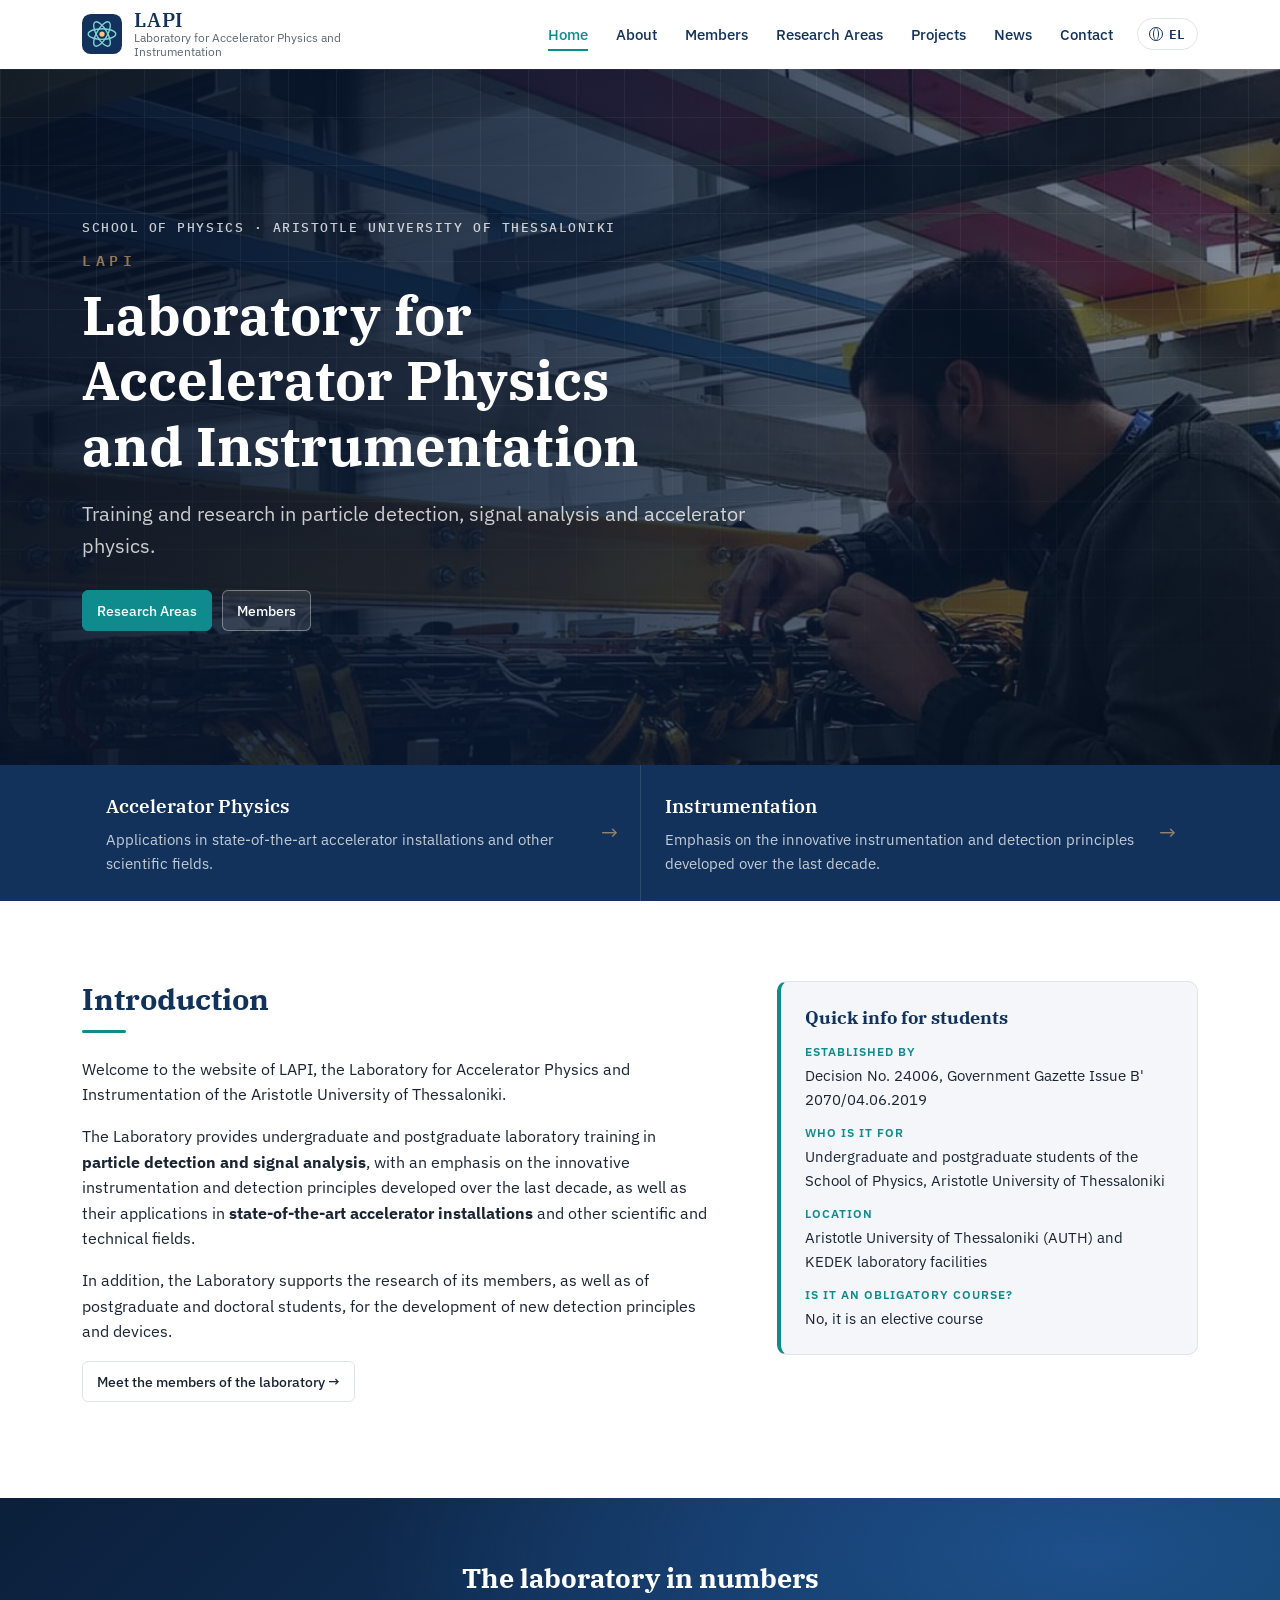
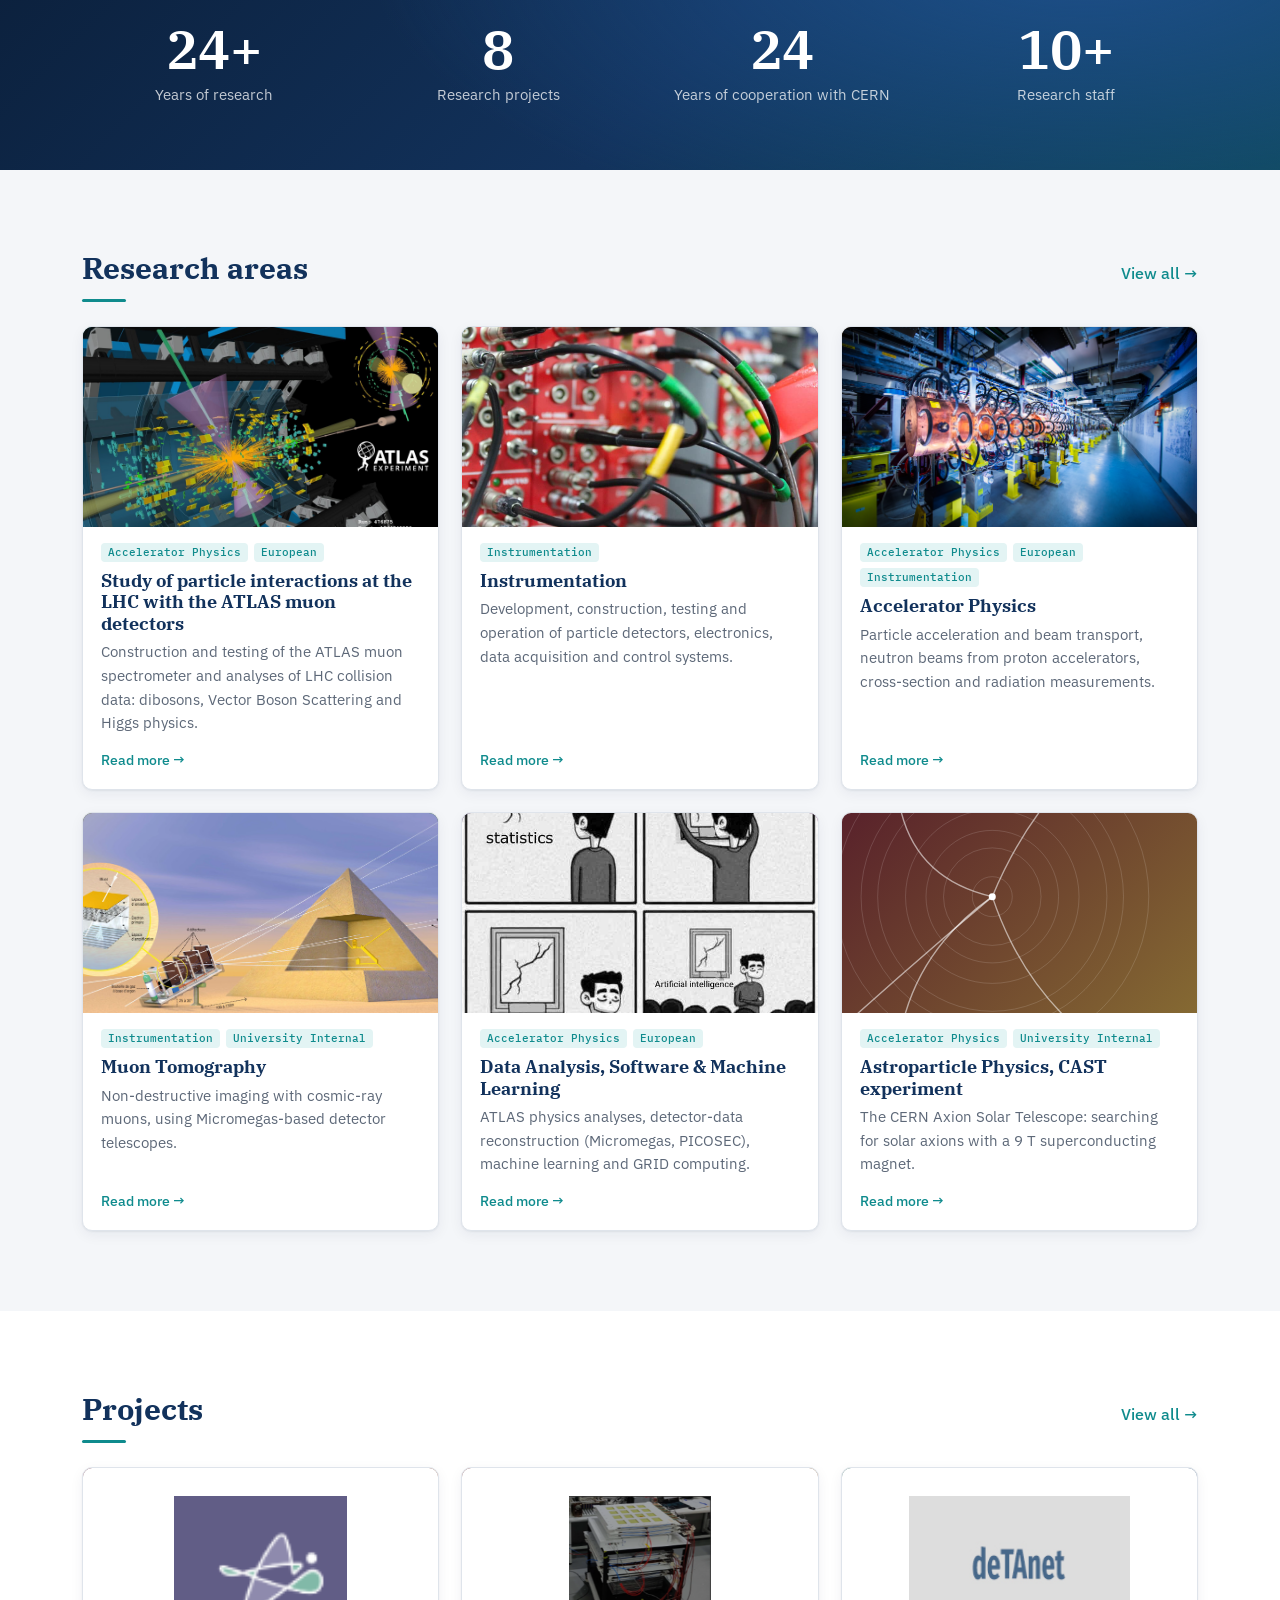
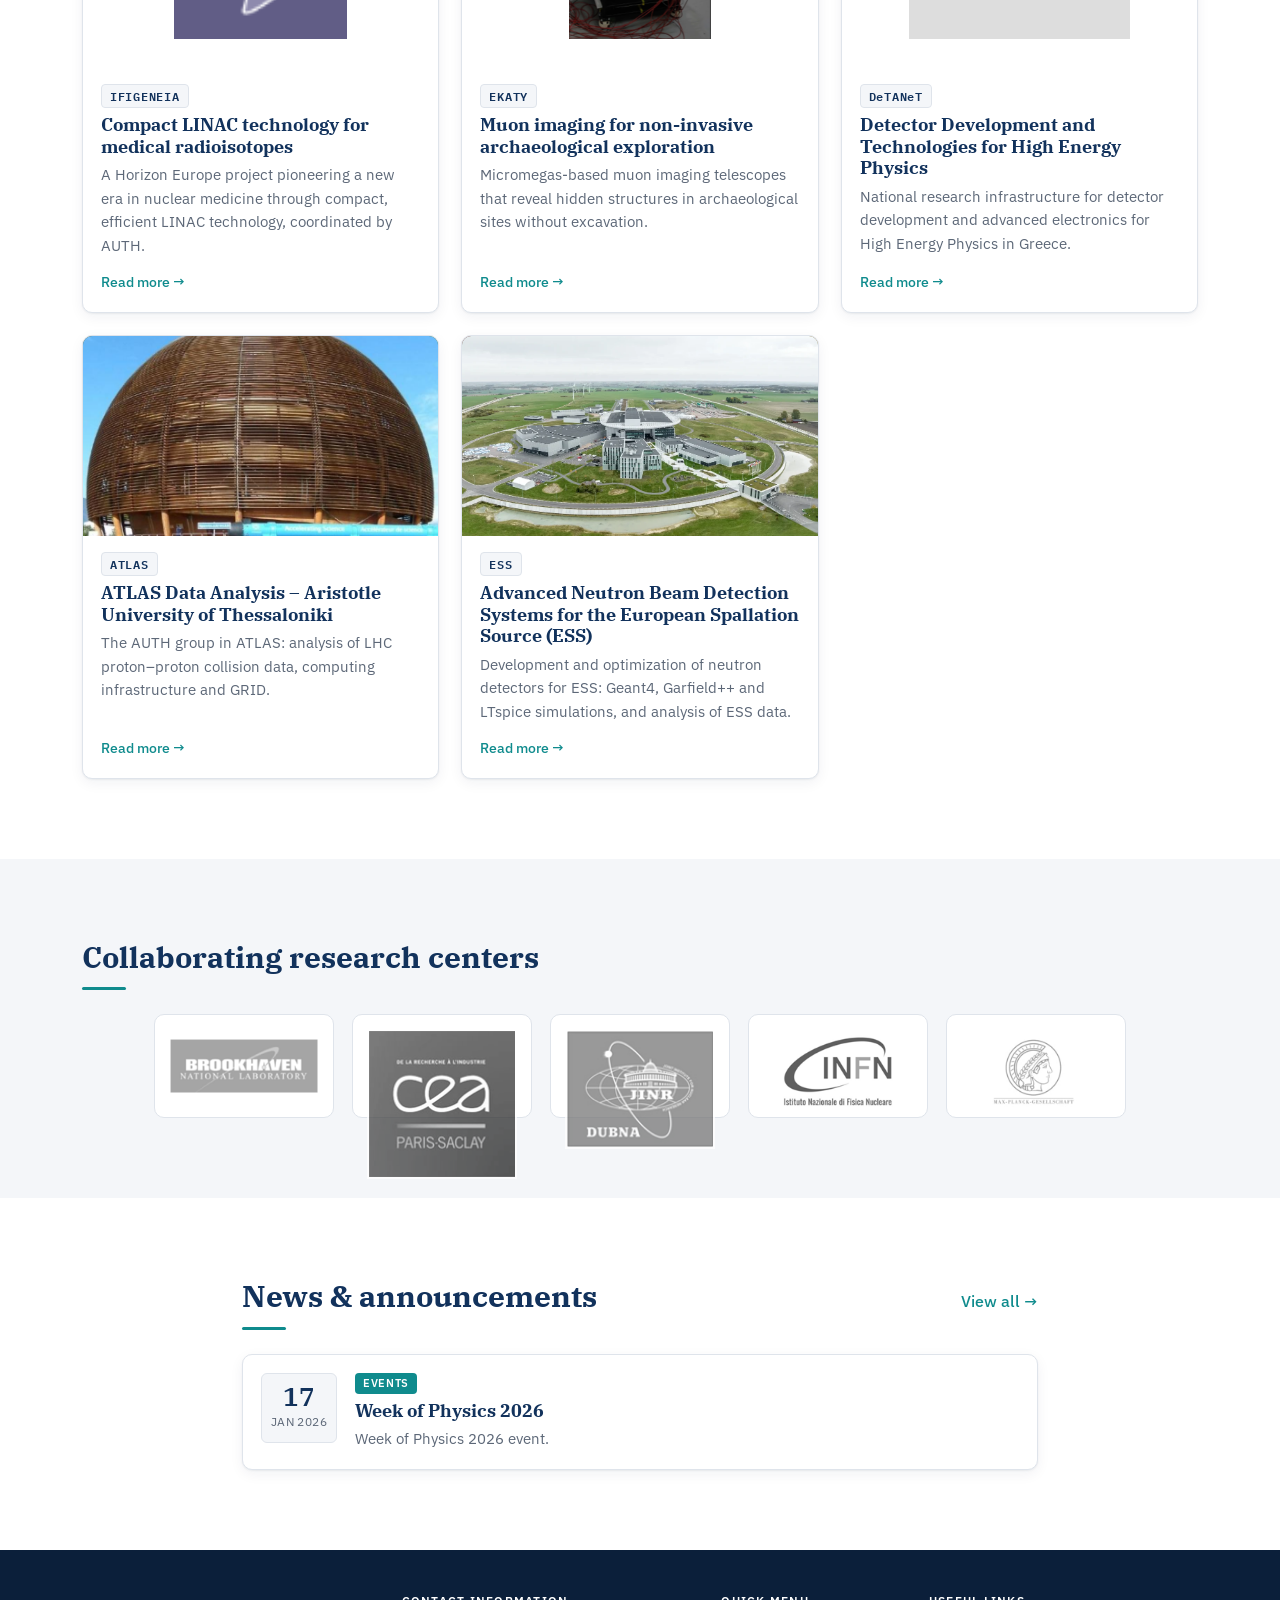
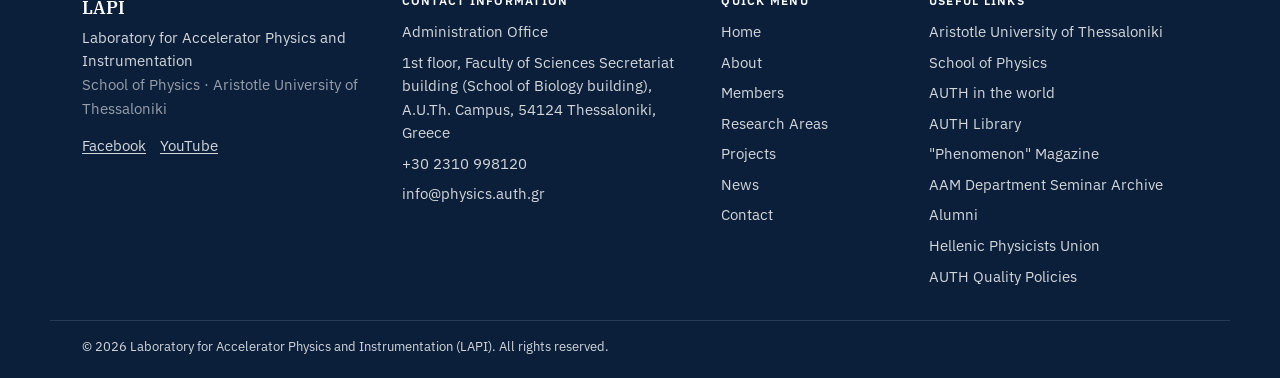
<file: index.html>
<!DOCTYPE html>
<html lang="en">
<head>
  <meta charset="utf-8">
  <meta name="viewport" content="width=device-width, initial-scale=1">
  <title>LAPI · Laboratory for Accelerator Physics and Instrumentation</title>
  <meta name="description" content="Laboratory for Accelerator Physics and Instrumentation (LAPI), School of Physics, Aristotle University of Thessaloniki">
  <link rel="icon" href="images/site/logo.svg" type="image/svg+xml">
  <link rel="stylesheet" href="assets/css/base.css?v=20261118-1">
  <link rel="stylesheet" id="theme-css" href="assets/css/themes/scientific.css?v=20261118-1">
  <!-- Shows a red banner if a data file has an error (e.g. a missing comma) -->
  <script>window.LAB_ERRORS=[];addEventListener("error",function(e){var t=e.target;if(t&&t.tagName==="SCRIPT"){LAB_ERRORS.push(t.getAttribute("src").split("?")[0]+": could not be loaded.");}else if(e.filename&&/\/data\//.test(e.filename)){LAB_ERRORS.push(e.filename.split("/").pop().split("?")[0].replace(/^/,"data/")+", line "+e.lineno+": "+e.message);}},true);</script>
</head>
<body data-page="home">
  <div id="site-header"></div>
  <main id="main"><noscript><p style="padding:2rem">Please enable JavaScript to view this site.</p></noscript></main>
  <div id="site-footer"></div>

  <!-- Content: edit these files -->
  <script src="data/site.js?v=20261118-1"></script>
  <script src="data/ui-strings.js?v=20261118-1"></script>
  <script src="data/members.js?v=20261118-1"></script>
  <script src="data/research.js?v=20261118-1"></script>
  <script src="data/projects.js?v=20261118-1"></script>
  <script src="data/news.js?v=20261118-1"></script>
  <!-- Engine (no need to edit) -->
  <script src="assets/js/app.js?v=20261118-1"></script>
</body>
</html>
</file>
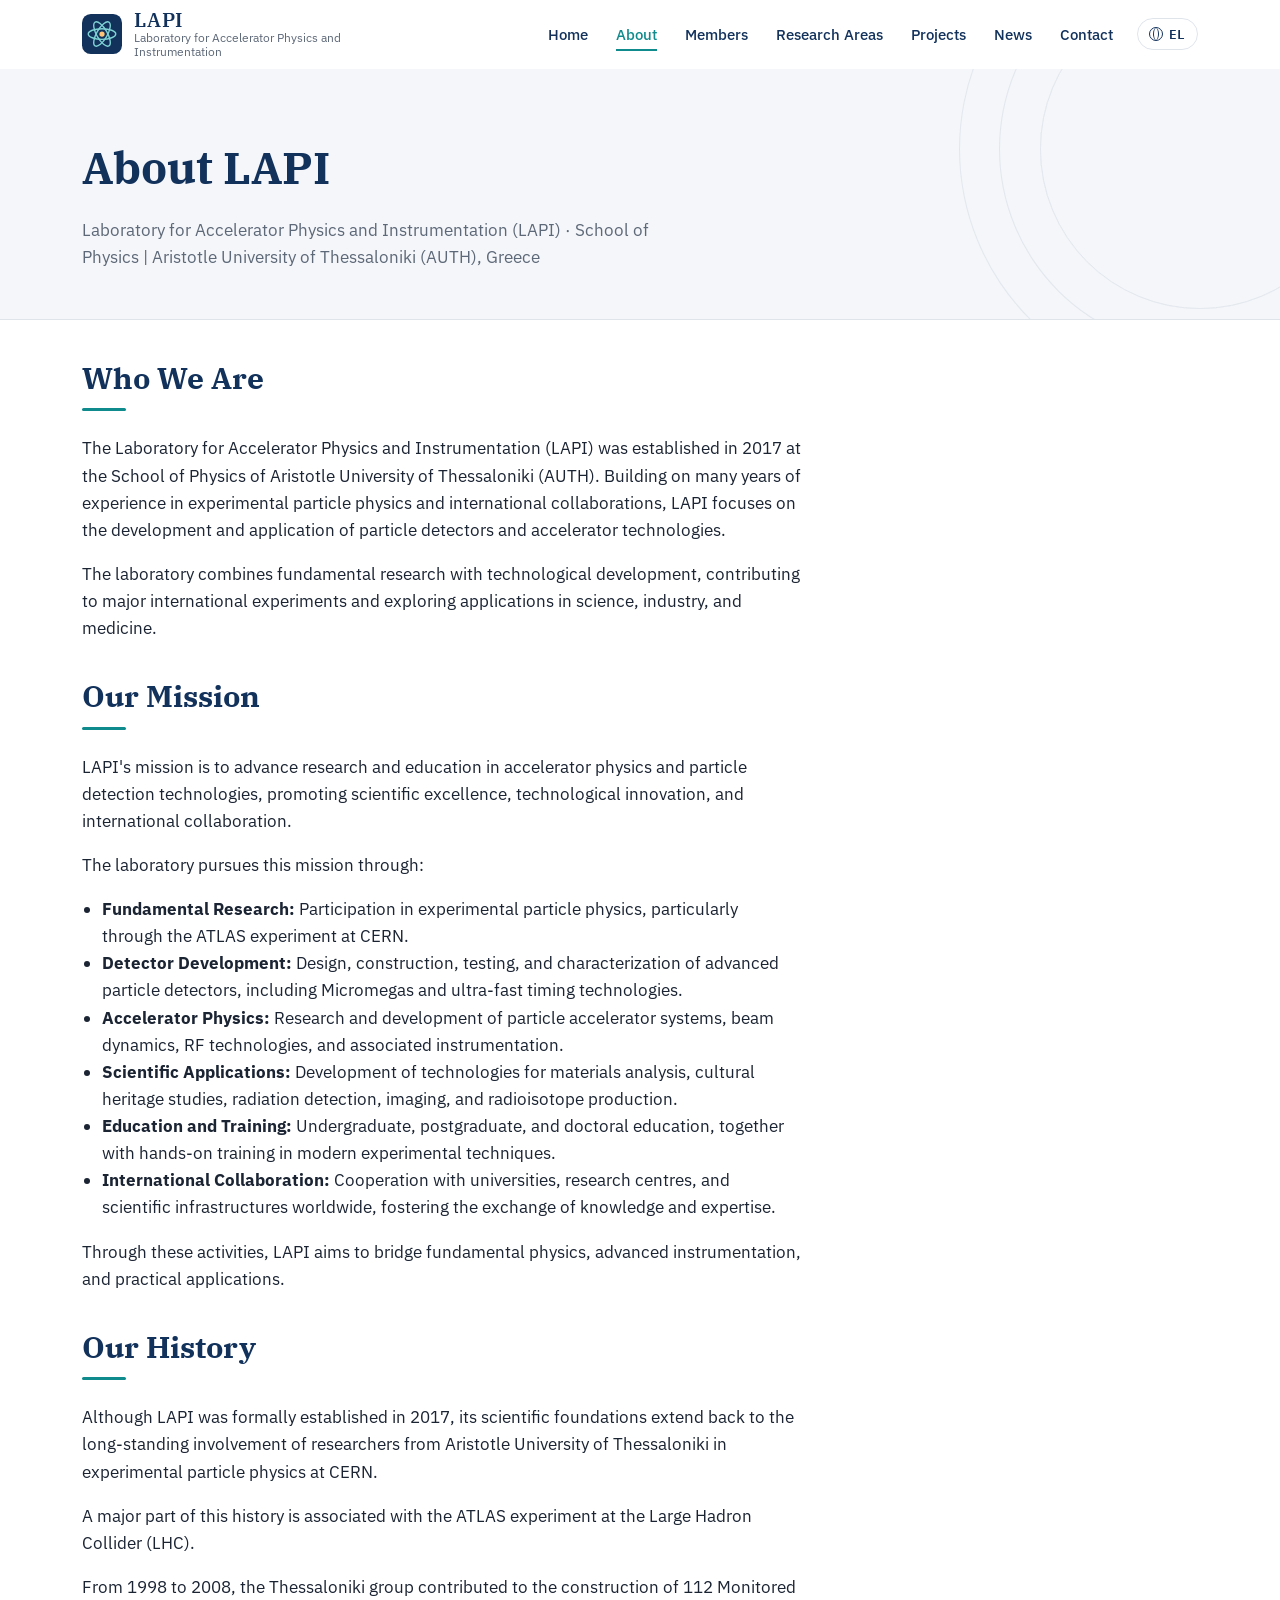
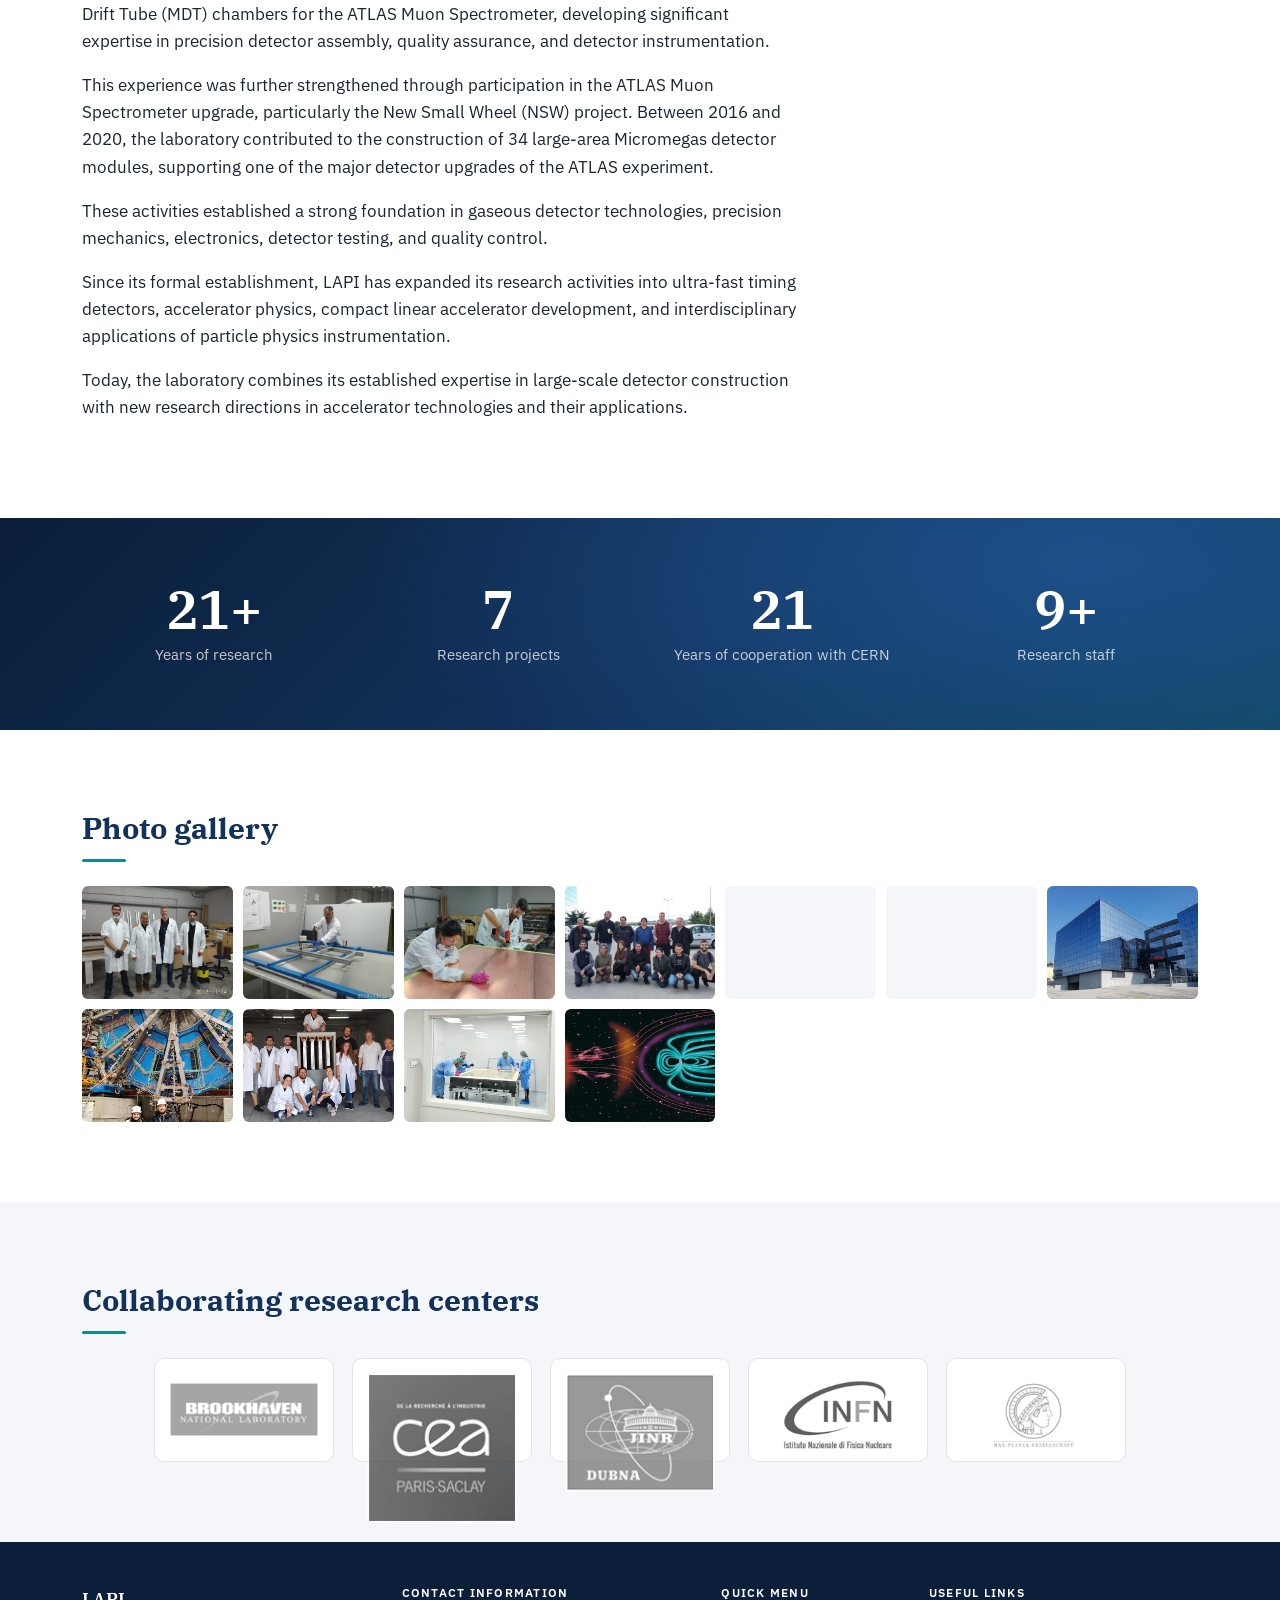
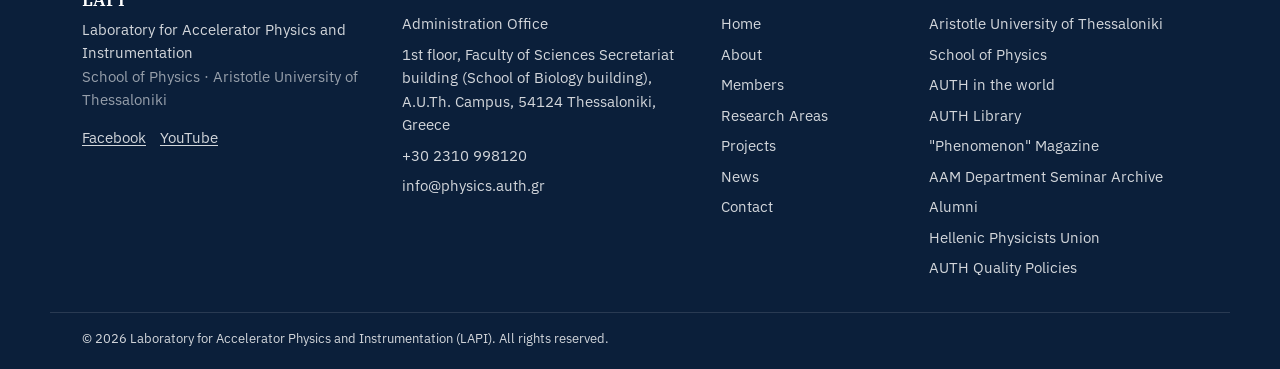
<file: about.html>
<!DOCTYPE html>
<html lang="en">
<head>
  <meta charset="utf-8">
  <meta name="viewport" content="width=device-width, initial-scale=1">
  <title>LAPI · Laboratory for Accelerator Physics and Instrumentation</title>
  <meta name="description" content="Laboratory for Accelerator Physics and Instrumentation (LAPI), School of Physics, Aristotle University of Thessaloniki">
  <link rel="icon" href="images/site/logo.svg" type="image/svg+xml">
  <link rel="stylesheet" href="assets/css/base.css?v=20261118-1">
  <link rel="stylesheet" id="theme-css" href="assets/css/themes/scientific.css?v=20261118-1">
  <!-- Shows a red banner if a data file has an error (e.g. a missing comma) -->
  <script>window.LAB_ERRORS=[];addEventListener("error",function(e){var t=e.target;if(t&&t.tagName==="SCRIPT"){LAB_ERRORS.push(t.getAttribute("src").split("?")[0]+": could not be loaded.");}else if(e.filename&&/\/data\//.test(e.filename)){LAB_ERRORS.push(e.filename.split("/").pop().split("?")[0].replace(/^/,"data/")+", line "+e.lineno+": "+e.message);}},true);</script>
</head>
<body data-page="about">
  <div id="site-header"></div>
  <main id="main"><noscript><p style="padding:2rem">Please enable JavaScript to view this site.</p></noscript></main>
  <div id="site-footer"></div>

  <!-- Content: edit these files -->
  <script src="data/site.js?v=20261118-1"></script>
  <script src="data/ui-strings.js?v=20261118-1"></script>
  <script src="data/members.js?v=20261118-1"></script>
  <script src="data/research.js?v=20261118-1"></script>
  <script src="data/projects.js?v=20261118-1"></script>
  <script src="data/news.js?v=20261118-1"></script>
  <!-- Engine (no need to edit) -->
  <script src="assets/js/app.js?v=20261118-1"></script>
</body>
</html>
</file>
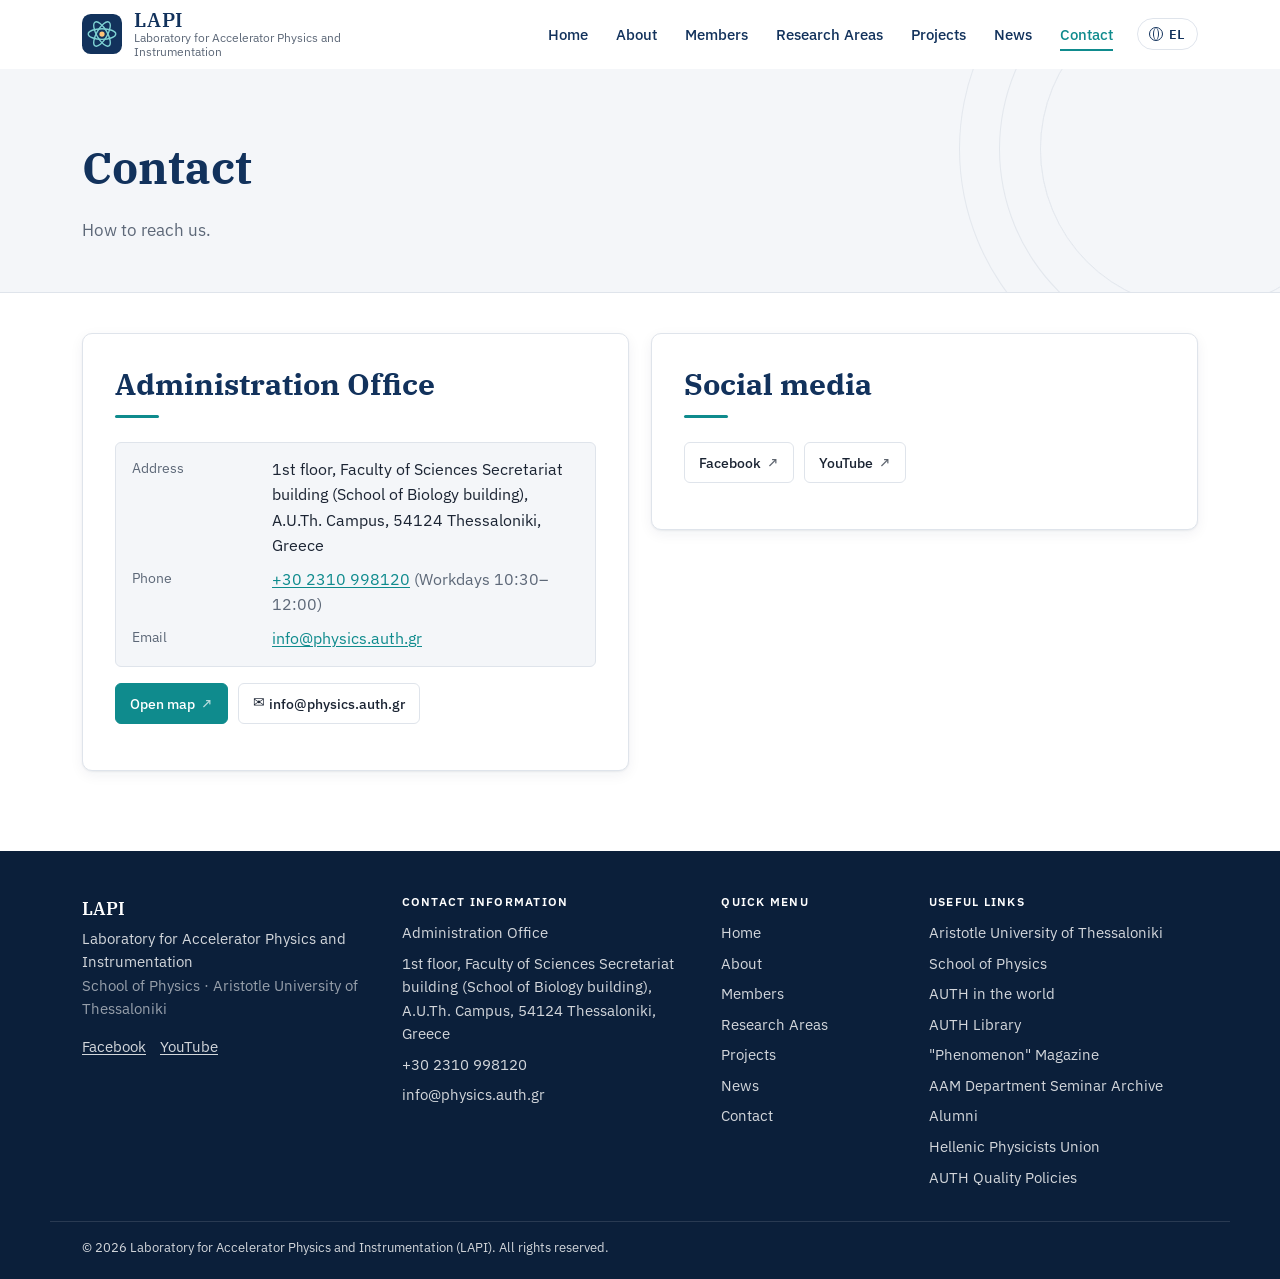
<file: contact.html>
<!DOCTYPE html>
<html lang="en">
<head>
  <meta charset="utf-8">
  <meta name="viewport" content="width=device-width, initial-scale=1">
  <title>LAPI · Laboratory for Accelerator Physics and Instrumentation</title>
  <meta name="description" content="Laboratory for Accelerator Physics and Instrumentation (LAPI), School of Physics, Aristotle University of Thessaloniki">
  <link rel="icon" href="images/site/logo.svg" type="image/svg+xml">
  <link rel="stylesheet" href="assets/css/base.css?v=20261118-1">
  <link rel="stylesheet" id="theme-css" href="assets/css/themes/scientific.css?v=20261118-1">
  <!-- Shows a red banner if a data file has an error (e.g. a missing comma) -->
  <script>window.LAB_ERRORS=[];addEventListener("error",function(e){var t=e.target;if(t&&t.tagName==="SCRIPT"){LAB_ERRORS.push(t.getAttribute("src").split("?")[0]+": could not be loaded.");}else if(e.filename&&/\/data\//.test(e.filename)){LAB_ERRORS.push(e.filename.split("/").pop().split("?")[0].replace(/^/,"data/")+", line "+e.lineno+": "+e.message);}},true);</script>
</head>
<body data-page="contact">
  <div id="site-header"></div>
  <main id="main"><noscript><p style="padding:2rem">Please enable JavaScript to view this site.</p></noscript></main>
  <div id="site-footer"></div>

  <!-- Content: edit these files -->
  <script src="data/site.js?v=20261118-1"></script>
  <script src="data/ui-strings.js?v=20261118-1"></script>
  <script src="data/members.js?v=20261118-1"></script>
  <script src="data/research.js?v=20261118-1"></script>
  <script src="data/projects.js?v=20261118-1"></script>
  <script src="data/news.js?v=20261118-1"></script>
  <!-- Engine (no need to edit) -->
  <script src="assets/js/app.js?v=20261118-1"></script>
</body>
</html>
</file>
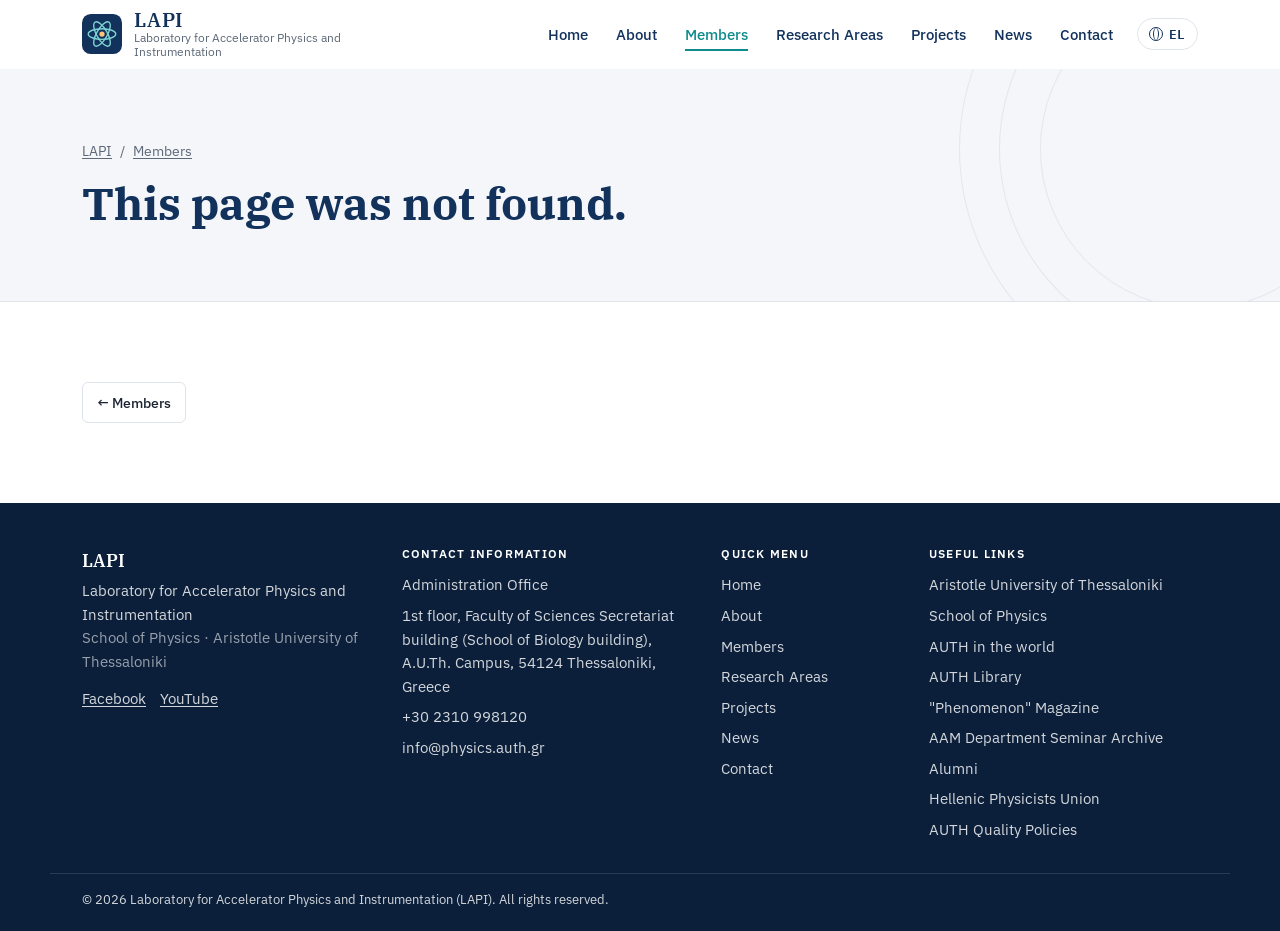
<file: member.html>
<!DOCTYPE html>
<html lang="en">
<head>
  <meta charset="utf-8">
  <meta name="viewport" content="width=device-width, initial-scale=1">
  <title>LAPI · Laboratory for Accelerator Physics and Instrumentation</title>
  <meta name="description" content="Laboratory for Accelerator Physics and Instrumentation (LAPI), School of Physics, Aristotle University of Thessaloniki">
  <link rel="icon" href="images/site/logo.svg" type="image/svg+xml">
  <link rel="stylesheet" href="assets/css/base.css?v=20261118-1">
  <link rel="stylesheet" id="theme-css" href="assets/css/themes/scientific.css?v=20261118-1">
  <!-- Shows a red banner if a data file has an error (e.g. a missing comma) -->
  <script>window.LAB_ERRORS=[];addEventListener("error",function(e){var t=e.target;if(t&&t.tagName==="SCRIPT"){LAB_ERRORS.push(t.getAttribute("src").split("?")[0]+": could not be loaded.");}else if(e.filename&&/\/data\//.test(e.filename)){LAB_ERRORS.push(e.filename.split("/").pop().split("?")[0].replace(/^/,"data/")+", line "+e.lineno+": "+e.message);}},true);</script>
</head>
<body data-page="member">
  <div id="site-header"></div>
  <main id="main"><noscript><p style="padding:2rem">Please enable JavaScript to view this site.</p></noscript></main>
  <div id="site-footer"></div>

  <!-- Content: edit these files -->
  <script src="data/site.js?v=20261118-1"></script>
  <script src="data/ui-strings.js?v=20261118-1"></script>
  <script src="data/members.js?v=20261118-1"></script>
  <script src="data/research.js?v=20261118-1"></script>
  <script src="data/projects.js?v=20261118-1"></script>
  <script src="data/news.js?v=20261118-1"></script>
  <!-- Engine (no need to edit) -->
  <script src="assets/js/app.js?v=20261118-1"></script>
</body>
</html>
</file>
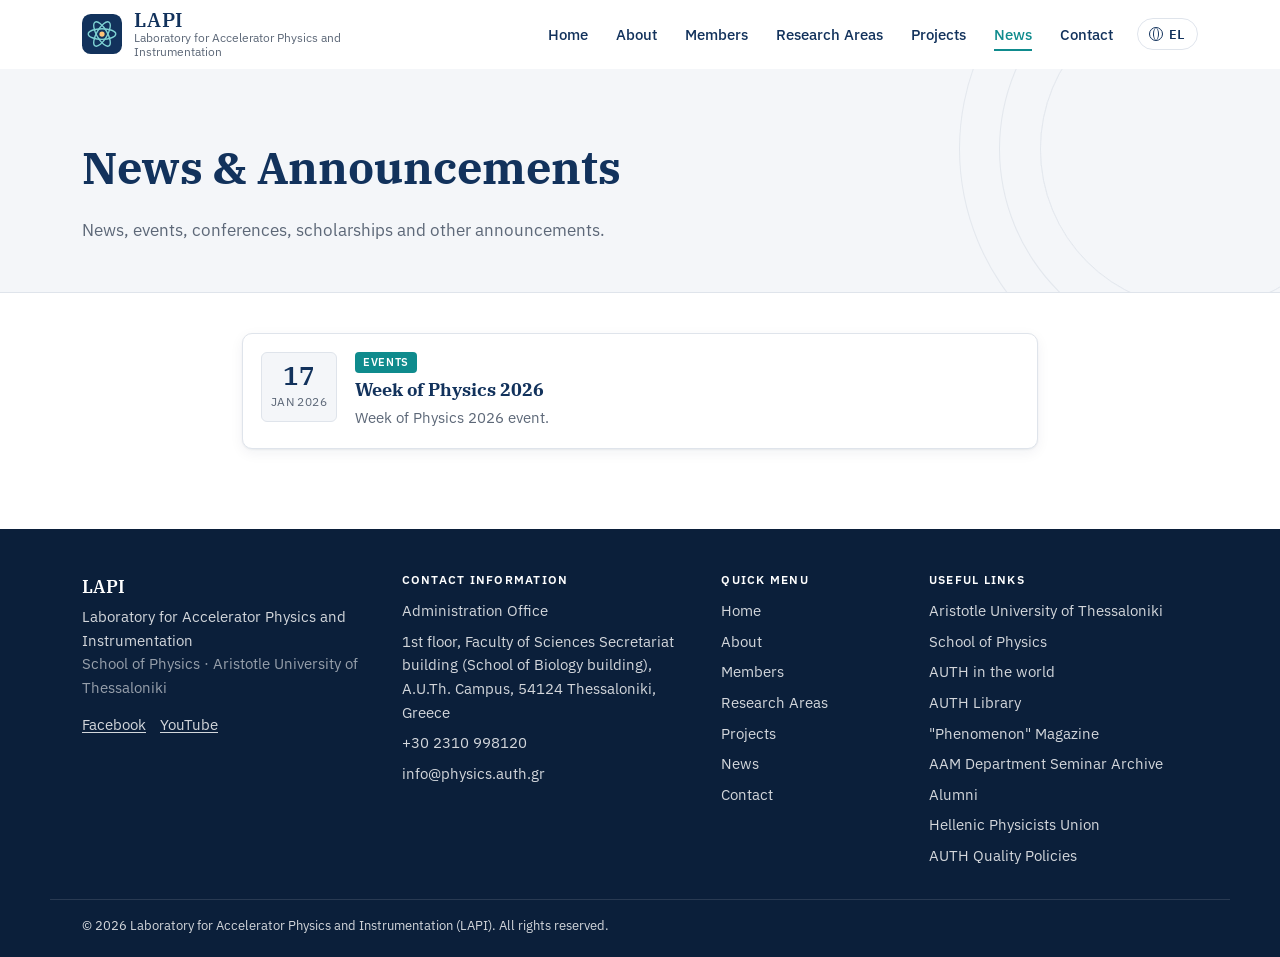
<file: news.html>
<!DOCTYPE html>
<html lang="en">
<head>
  <meta charset="utf-8">
  <meta name="viewport" content="width=device-width, initial-scale=1">
  <title>LAPI · Laboratory for Accelerator Physics and Instrumentation</title>
  <meta name="description" content="Laboratory for Accelerator Physics and Instrumentation (LAPI), School of Physics, Aristotle University of Thessaloniki">
  <link rel="icon" href="images/site/logo.svg" type="image/svg+xml">
  <link rel="stylesheet" href="assets/css/base.css?v=20261118-1">
  <link rel="stylesheet" id="theme-css" href="assets/css/themes/scientific.css?v=20261118-1">
  <!-- Shows a red banner if a data file has an error (e.g. a missing comma) -->
  <script>window.LAB_ERRORS=[];addEventListener("error",function(e){var t=e.target;if(t&&t.tagName==="SCRIPT"){LAB_ERRORS.push(t.getAttribute("src").split("?")[0]+": could not be loaded.");}else if(e.filename&&/\/data\//.test(e.filename)){LAB_ERRORS.push(e.filename.split("/").pop().split("?")[0].replace(/^/,"data/")+", line "+e.lineno+": "+e.message);}},true);</script>
</head>
<body data-page="news">
  <div id="site-header"></div>
  <main id="main"><noscript><p style="padding:2rem">Please enable JavaScript to view this site.</p></noscript></main>
  <div id="site-footer"></div>

  <!-- Content: edit these files -->
  <script src="data/site.js?v=20261118-1"></script>
  <script src="data/ui-strings.js?v=20261118-1"></script>
  <script src="data/members.js?v=20261118-1"></script>
  <script src="data/research.js?v=20261118-1"></script>
  <script src="data/projects.js?v=20261118-1"></script>
  <script src="data/news.js?v=20261118-1"></script>
  <!-- Engine (no need to edit) -->
  <script src="assets/js/app.js?v=20261118-1"></script>
</body>
</html>
</file>
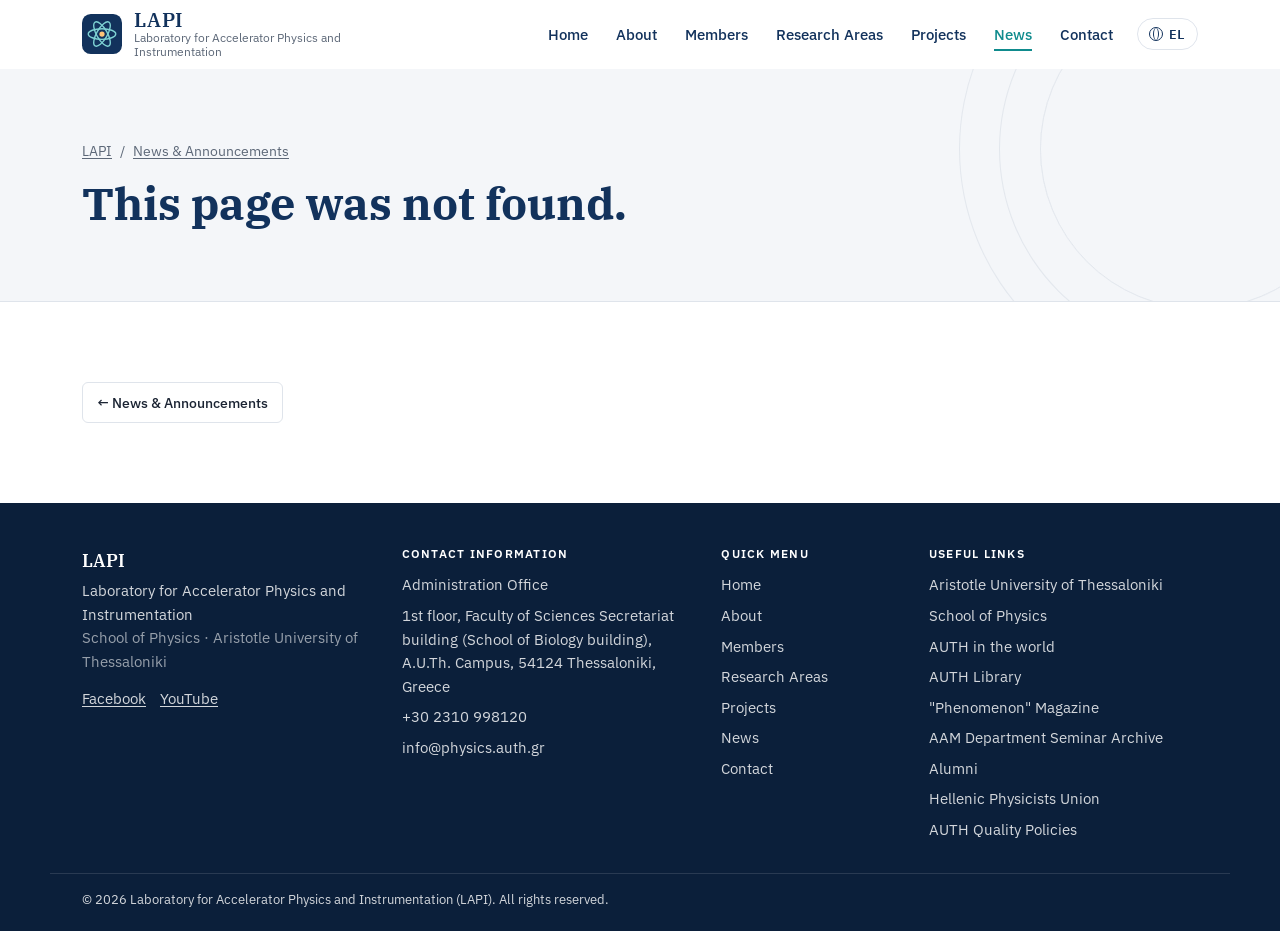
<file: post.html>
<!DOCTYPE html>
<html lang="en">
<head>
  <meta charset="utf-8">
  <meta name="viewport" content="width=device-width, initial-scale=1">
  <title>LAPI · Laboratory for Accelerator Physics and Instrumentation</title>
  <meta name="description" content="Laboratory for Accelerator Physics and Instrumentation (LAPI), School of Physics, Aristotle University of Thessaloniki">
  <link rel="icon" href="images/site/logo.svg" type="image/svg+xml">
  <link rel="stylesheet" href="assets/css/base.css?v=20261118-1">
  <link rel="stylesheet" id="theme-css" href="assets/css/themes/scientific.css?v=20261118-1">
  <!-- Shows a red banner if a data file has an error (e.g. a missing comma) -->
  <script>window.LAB_ERRORS=[];addEventListener("error",function(e){var t=e.target;if(t&&t.tagName==="SCRIPT"){LAB_ERRORS.push(t.getAttribute("src").split("?")[0]+": could not be loaded.");}else if(e.filename&&/\/data\//.test(e.filename)){LAB_ERRORS.push(e.filename.split("/").pop().split("?")[0].replace(/^/,"data/")+", line "+e.lineno+": "+e.message);}},true);</script>
</head>
<body data-page="post">
  <div id="site-header"></div>
  <main id="main"><noscript><p style="padding:2rem">Please enable JavaScript to view this site.</p></noscript></main>
  <div id="site-footer"></div>

  <!-- Content: edit these files -->
  <script src="data/site.js?v=20261118-1"></script>
  <script src="data/ui-strings.js?v=20261118-1"></script>
  <script src="data/members.js?v=20261118-1"></script>
  <script src="data/research.js?v=20261118-1"></script>
  <script src="data/projects.js?v=20261118-1"></script>
  <script src="data/news.js?v=20261118-1"></script>
  <!-- Engine (no need to edit) -->
  <script src="assets/js/app.js?v=20261118-1"></script>
</body>
</html>
</file>
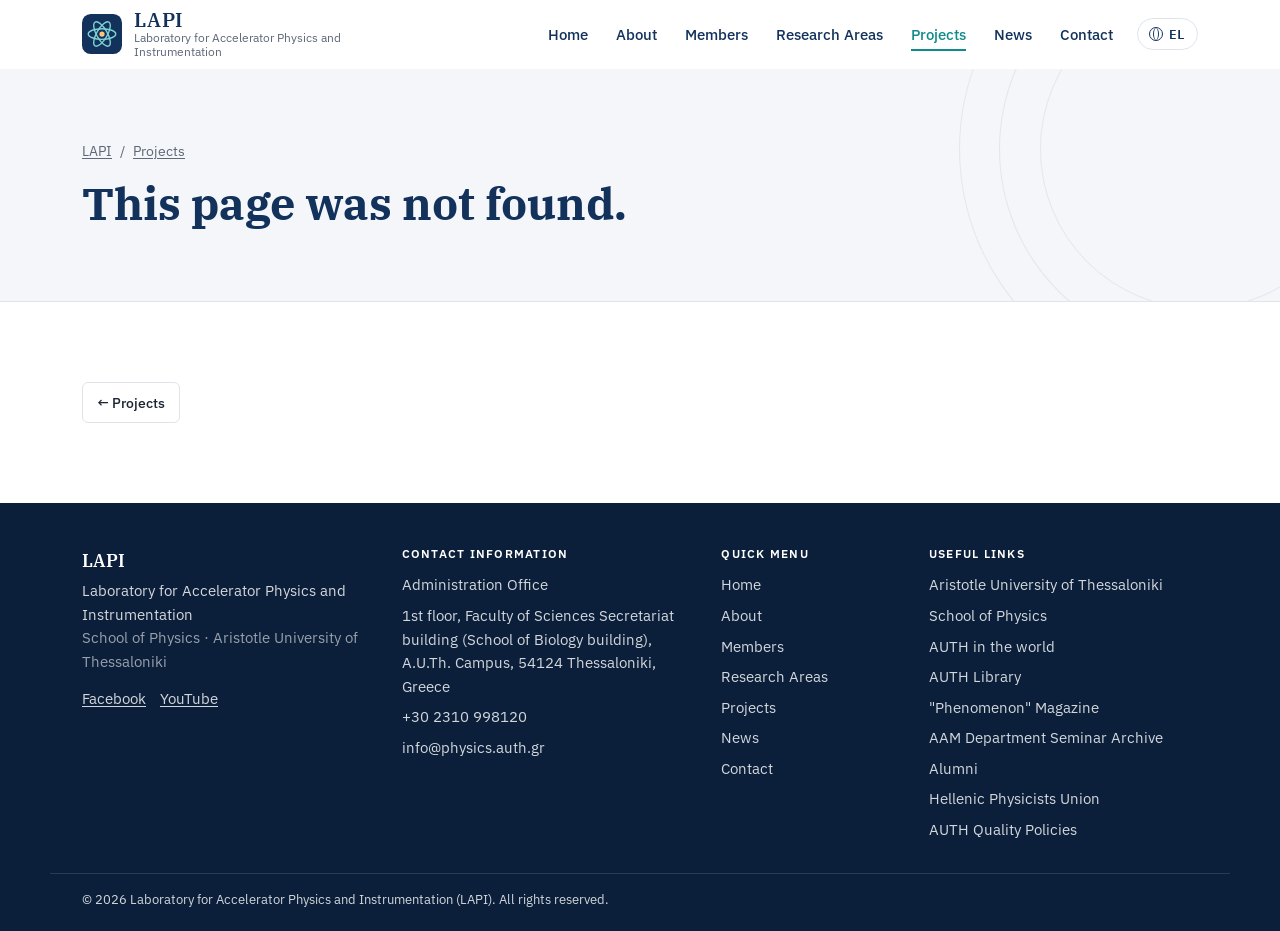
<file: project.html>
<!DOCTYPE html>
<html lang="en">
<head>
  <meta charset="utf-8">
  <meta name="viewport" content="width=device-width, initial-scale=1">
  <title>LAPI · Laboratory for Accelerator Physics and Instrumentation</title>
  <meta name="description" content="Laboratory for Accelerator Physics and Instrumentation (LAPI), School of Physics, Aristotle University of Thessaloniki">
  <link rel="icon" href="images/site/logo.svg" type="image/svg+xml">
  <link rel="stylesheet" href="assets/css/base.css?v=20261118-1">
  <link rel="stylesheet" id="theme-css" href="assets/css/themes/scientific.css?v=20261118-1">
  <!-- Shows a red banner if a data file has an error (e.g. a missing comma) -->
  <script>window.LAB_ERRORS=[];addEventListener("error",function(e){var t=e.target;if(t&&t.tagName==="SCRIPT"){LAB_ERRORS.push(t.getAttribute("src").split("?")[0]+": could not be loaded.");}else if(e.filename&&/\/data\//.test(e.filename)){LAB_ERRORS.push(e.filename.split("/").pop().split("?")[0].replace(/^/,"data/")+", line "+e.lineno+": "+e.message);}},true);</script>
</head>
<body data-page="project">
  <div id="site-header"></div>
  <main id="main"><noscript><p style="padding:2rem">Please enable JavaScript to view this site.</p></noscript></main>
  <div id="site-footer"></div>

  <!-- Content: edit these files -->
  <script src="data/site.js?v=20261118-1"></script>
  <script src="data/ui-strings.js?v=20261118-1"></script>
  <script src="data/members.js?v=20261118-1"></script>
  <script src="data/research.js?v=20261118-1"></script>
  <script src="data/projects.js?v=20261118-1"></script>
  <script src="data/news.js?v=20261118-1"></script>
  <!-- Engine (no need to edit) -->
  <script src="assets/js/app.js?v=20261118-1"></script>
</body>
</html>
</file>
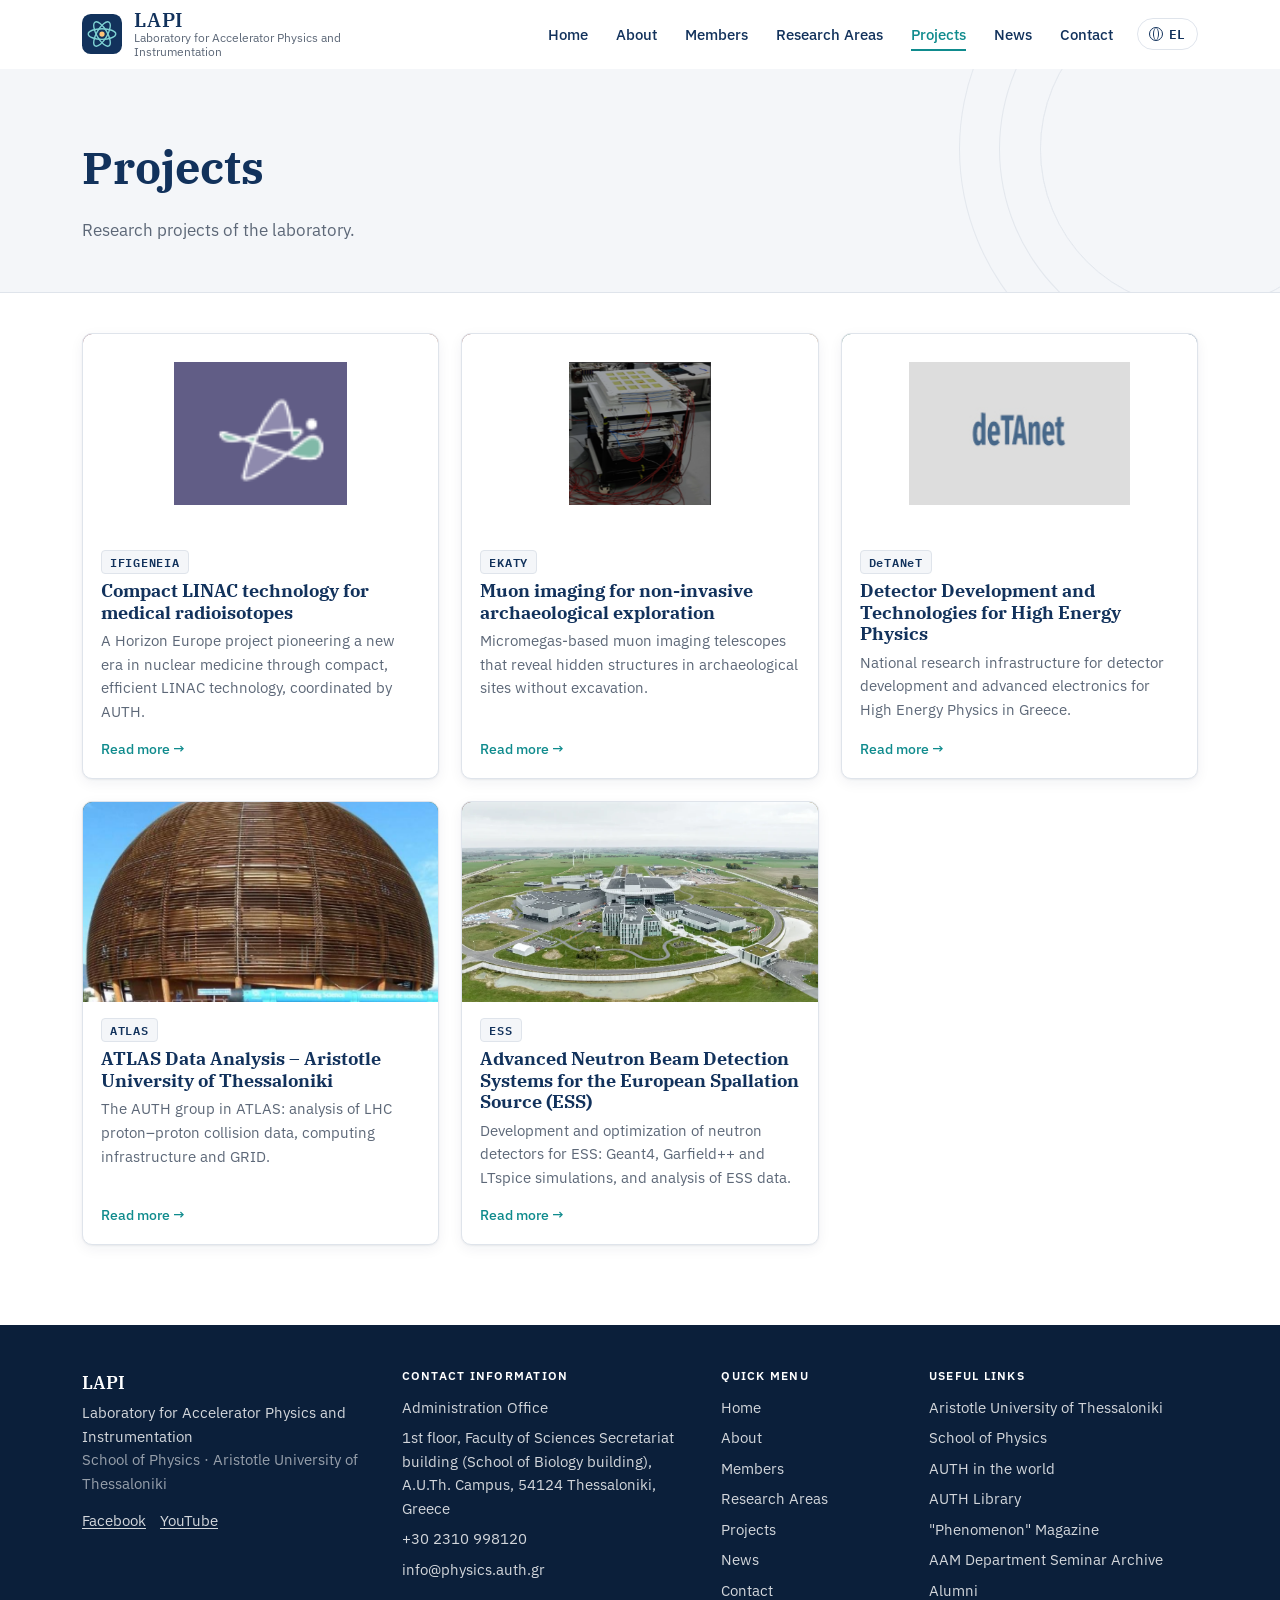
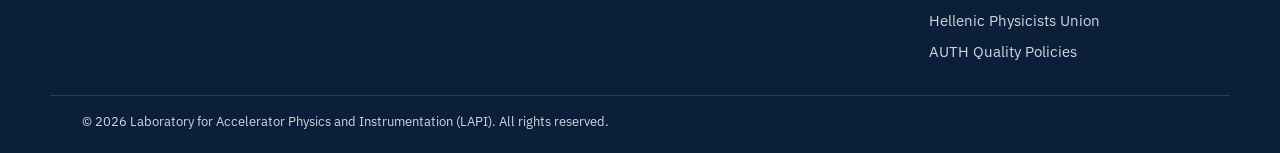
<file: projects.html>
<!DOCTYPE html>
<html lang="en">
<head>
  <meta charset="utf-8">
  <meta name="viewport" content="width=device-width, initial-scale=1">
  <title>LAPI · Laboratory for Accelerator Physics and Instrumentation</title>
  <meta name="description" content="Laboratory for Accelerator Physics and Instrumentation (LAPI), School of Physics, Aristotle University of Thessaloniki">
  <link rel="icon" href="images/site/logo.svg" type="image/svg+xml">
  <link rel="stylesheet" href="assets/css/base.css?v=20261118-1">
  <link rel="stylesheet" id="theme-css" href="assets/css/themes/scientific.css?v=20261118-1">
  <!-- Shows a red banner if a data file has an error (e.g. a missing comma) -->
  <script>window.LAB_ERRORS=[];addEventListener("error",function(e){var t=e.target;if(t&&t.tagName==="SCRIPT"){LAB_ERRORS.push(t.getAttribute("src").split("?")[0]+": could not be loaded.");}else if(e.filename&&/\/data\//.test(e.filename)){LAB_ERRORS.push(e.filename.split("/").pop().split("?")[0].replace(/^/,"data/")+", line "+e.lineno+": "+e.message);}},true);</script>
</head>
<body data-page="projects">
  <div id="site-header"></div>
  <main id="main"><noscript><p style="padding:2rem">Please enable JavaScript to view this site.</p></noscript></main>
  <div id="site-footer"></div>

  <!-- Content: edit these files -->
  <script src="data/site.js?v=20261118-1"></script>
  <script src="data/ui-strings.js?v=20261118-1"></script>
  <script src="data/members.js?v=20261118-1"></script>
  <script src="data/research.js?v=20261118-1"></script>
  <script src="data/projects.js?v=20261118-1"></script>
  <script src="data/news.js?v=20261118-1"></script>
  <!-- Engine (no need to edit) -->
  <script src="assets/js/app.js?v=20261118-1"></script>
</body>
</html>
</file>
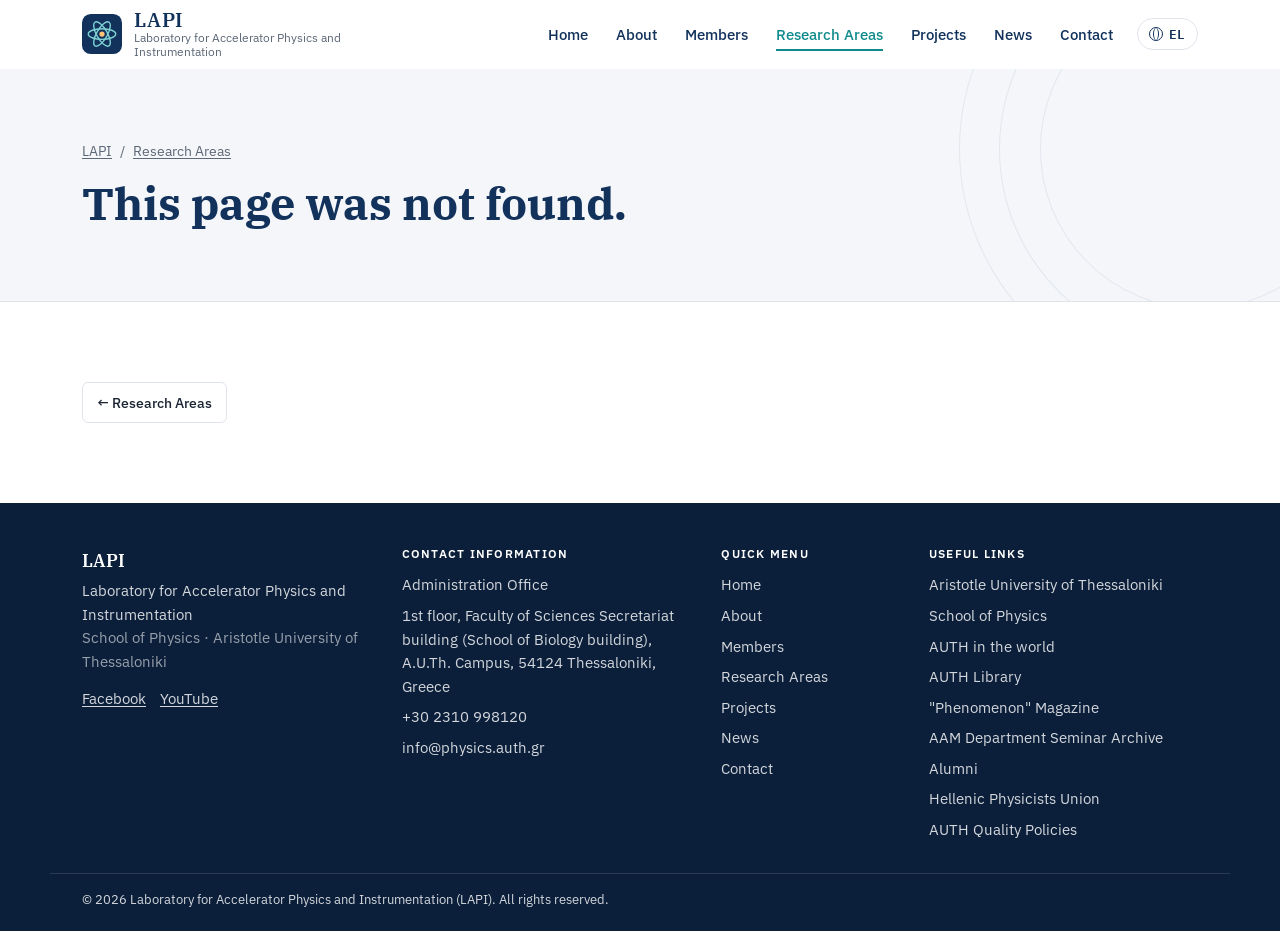
<file: research-area.html>
<!DOCTYPE html>
<html lang="en">
<head>
  <meta charset="utf-8">
  <meta name="viewport" content="width=device-width, initial-scale=1">
  <title>LAPI · Laboratory for Accelerator Physics and Instrumentation</title>
  <meta name="description" content="Laboratory for Accelerator Physics and Instrumentation (LAPI), School of Physics, Aristotle University of Thessaloniki">
  <link rel="icon" href="images/site/logo.svg" type="image/svg+xml">
  <link rel="stylesheet" href="assets/css/base.css?v=20261118-1">
  <link rel="stylesheet" id="theme-css" href="assets/css/themes/scientific.css?v=20261118-1">
  <!-- Shows a red banner if a data file has an error (e.g. a missing comma) -->
  <script>window.LAB_ERRORS=[];addEventListener("error",function(e){var t=e.target;if(t&&t.tagName==="SCRIPT"){LAB_ERRORS.push(t.getAttribute("src").split("?")[0]+": could not be loaded.");}else if(e.filename&&/\/data\//.test(e.filename)){LAB_ERRORS.push(e.filename.split("/").pop().split("?")[0].replace(/^/,"data/")+", line "+e.lineno+": "+e.message);}},true);</script>
</head>
<body data-page="research-area">
  <div id="site-header"></div>
  <main id="main"><noscript><p style="padding:2rem">Please enable JavaScript to view this site.</p></noscript></main>
  <div id="site-footer"></div>

  <!-- Content: edit these files -->
  <script src="data/site.js?v=20261118-1"></script>
  <script src="data/ui-strings.js?v=20261118-1"></script>
  <script src="data/members.js?v=20261118-1"></script>
  <script src="data/research.js?v=20261118-1"></script>
  <script src="data/projects.js?v=20261118-1"></script>
  <script src="data/news.js?v=20261118-1"></script>
  <!-- Engine (no need to edit) -->
  <script src="assets/js/app.js?v=20261118-1"></script>
</body>
</html>
</file>
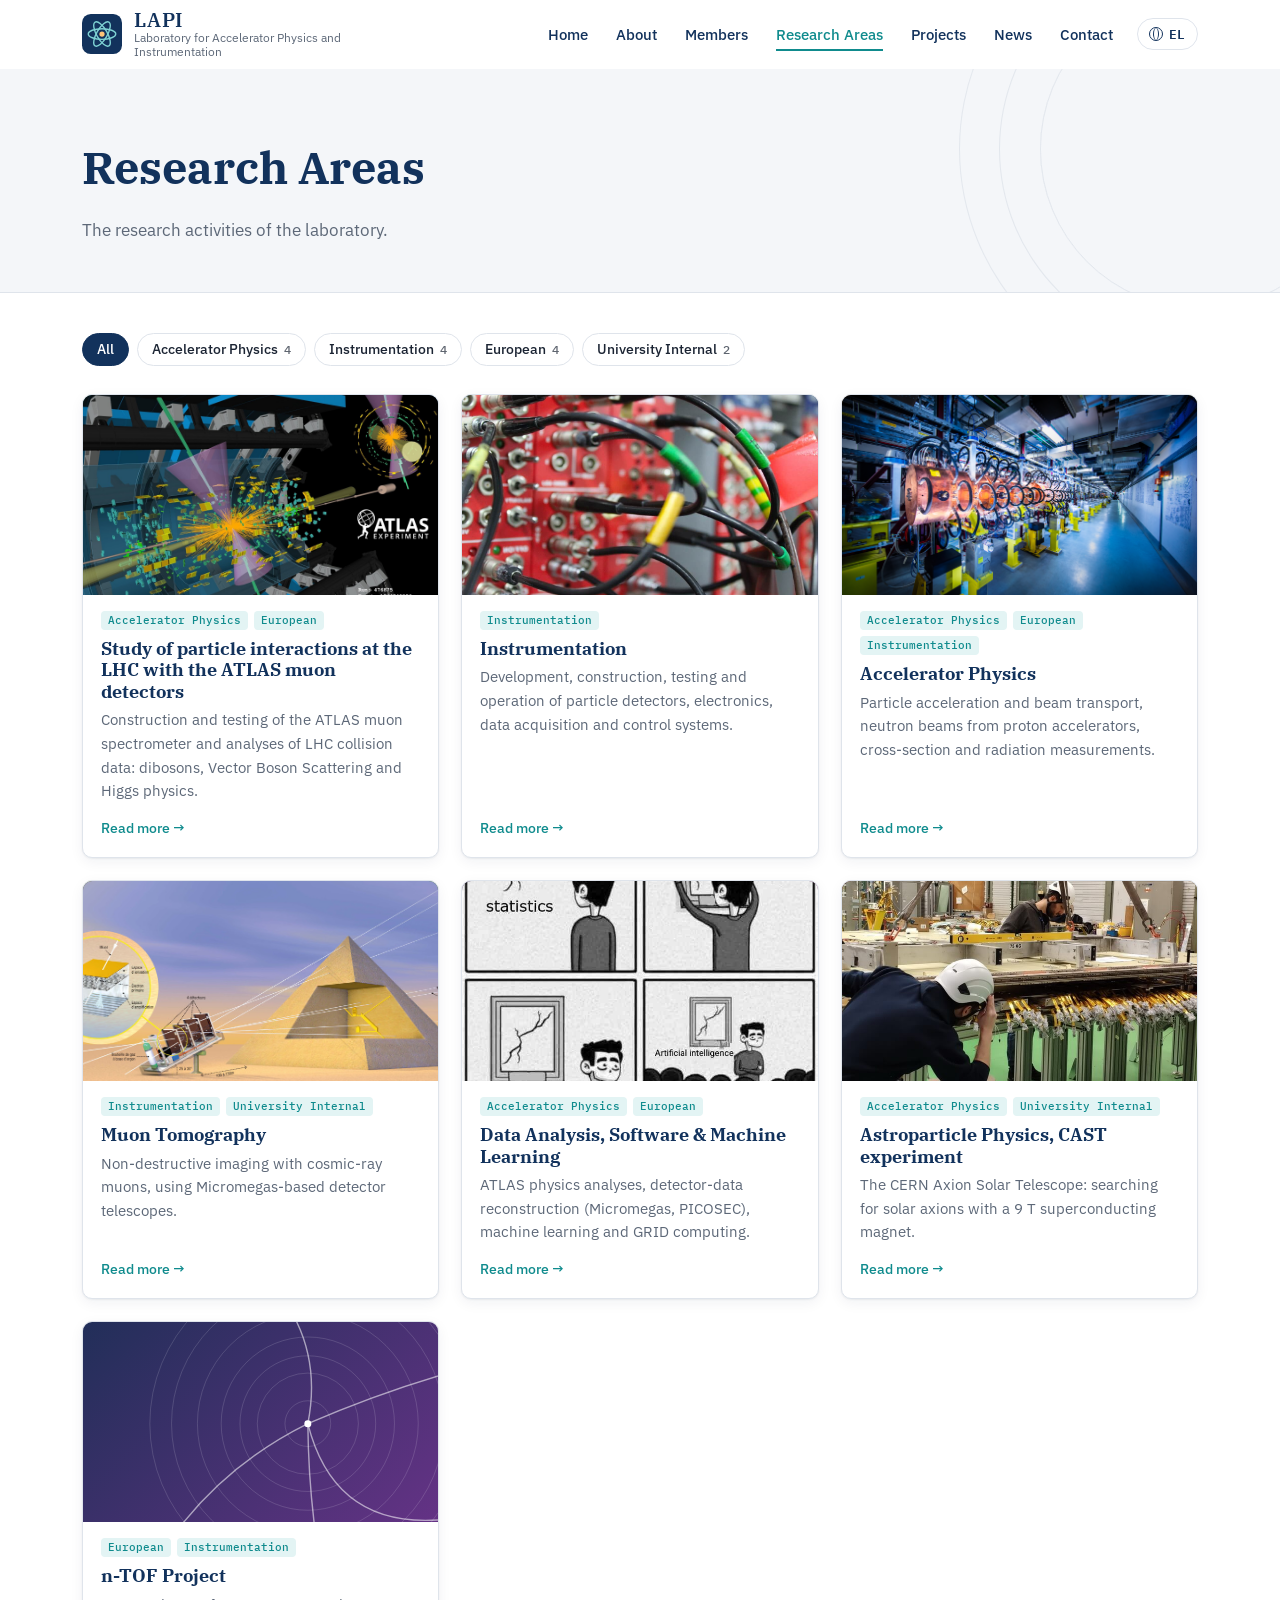
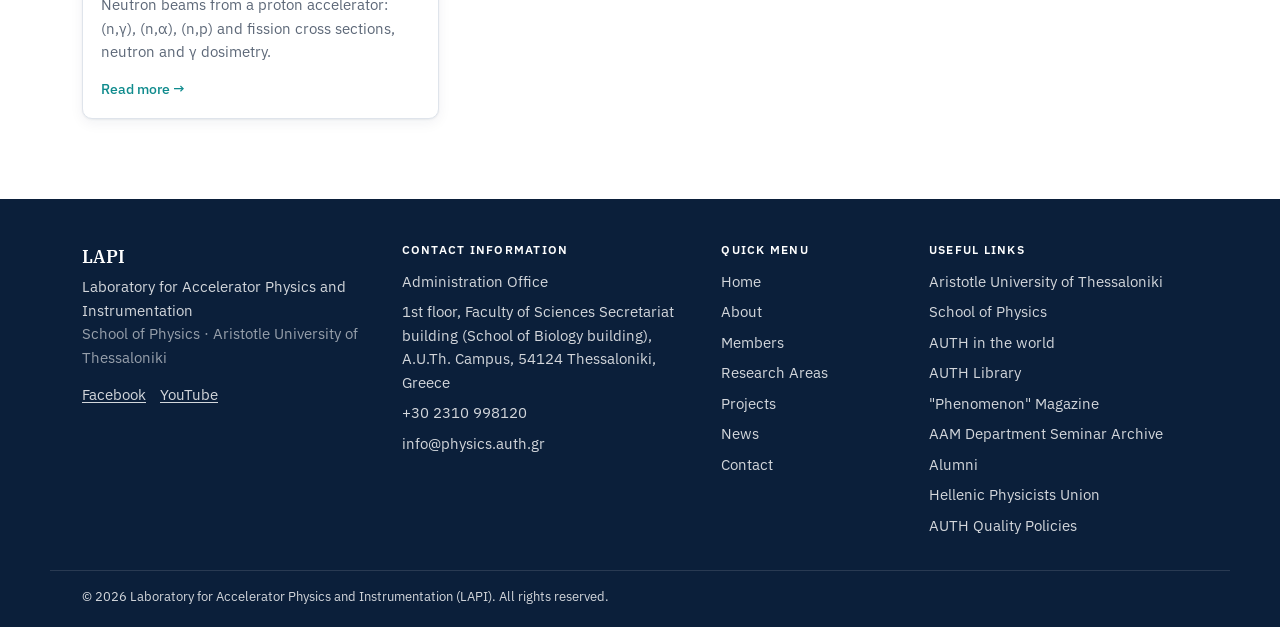
<file: research.html>
<!DOCTYPE html>
<html lang="en">
<head>
  <meta charset="utf-8">
  <meta name="viewport" content="width=device-width, initial-scale=1">
  <title>LAPI · Laboratory for Accelerator Physics and Instrumentation</title>
  <meta name="description" content="Laboratory for Accelerator Physics and Instrumentation (LAPI), School of Physics, Aristotle University of Thessaloniki">
  <link rel="icon" href="images/site/logo.svg" type="image/svg+xml">
  <link rel="stylesheet" href="assets/css/base.css?v=20261118-1">
  <link rel="stylesheet" id="theme-css" href="assets/css/themes/scientific.css?v=20261118-1">
  <!-- Shows a red banner if a data file has an error (e.g. a missing comma) -->
  <script>window.LAB_ERRORS=[];addEventListener("error",function(e){var t=e.target;if(t&&t.tagName==="SCRIPT"){LAB_ERRORS.push(t.getAttribute("src").split("?")[0]+": could not be loaded.");}else if(e.filename&&/\/data\//.test(e.filename)){LAB_ERRORS.push(e.filename.split("/").pop().split("?")[0].replace(/^/,"data/")+", line "+e.lineno+": "+e.message);}},true);</script>
</head>
<body data-page="research">
  <div id="site-header"></div>
  <main id="main"><noscript><p style="padding:2rem">Please enable JavaScript to view this site.</p></noscript></main>
  <div id="site-footer"></div>

  <!-- Content: edit these files -->
  <script src="data/site.js?v=20261118-1"></script>
  <script src="data/ui-strings.js?v=20261118-1"></script>
  <script src="data/members.js?v=20261118-1"></script>
  <script src="data/research.js?v=20261118-1"></script>
  <script src="data/projects.js?v=20261118-1"></script>
  <script src="data/news.js?v=20261118-1"></script>
  <!-- Engine (no need to edit) -->
  <script src="assets/js/app.js?v=20261118-1"></script>
</body>
</html>
</file>
<file: assets/css/base.css>
/* =====================================================================
 *  BASE LAYOUT & COMPONENTS
 *  Uses only the variables defined by the active theme
 *  (assets/css/themes/*.css). Change colours/fonts there, not here.
 * ===================================================================== */

/* ---------- reset ---------- */
*, *::before, *::after { box-sizing: border-box; }
html { -webkit-text-size-adjust: 100%; scroll-behavior: smooth; }
html.no-scroll { overflow: hidden; }
body {
  margin: 0; min-height: 100vh; display: flex; flex-direction: column;
  font-family: var(--font-body); font-size: 1rem; line-height: 1.6;
  color: var(--c-text); background: var(--c-bg);
  -webkit-font-smoothing: antialiased;
}
main { flex: 1; }
img { max-width: 100%; display: block; }
a { color: var(--c-accent); text-decoration-thickness: 1px; text-underline-offset: 2px; }
a:hover { text-decoration: underline; }
h1, h2, h3 { font-family: var(--font-head); color: var(--c-primary); line-height: 1.2; margin: 0 0 .5em; }
:focus-visible { outline: 2px solid var(--c-accent); outline-offset: 3px; }
[hidden] { display: none !important; }
.visually-hidden { position: absolute !important; width: 1px; height: 1px; overflow: hidden; clip: rect(0 0 0 0); white-space: nowrap; }
.muted { color: var(--c-muted); }
.container { width: 100%; max-width: var(--maxw); margin: 0 auto; padding: 0 clamp(16px, 4vw, 32px); }
.container--narrow { max-width: 860px; }

/* ---------- header ---------- */
.site-header {
  position: sticky; top: 0; z-index: 50;
  background: var(--header-bg); color: var(--header-text);
  backdrop-filter: saturate(1.4) blur(10px); -webkit-backdrop-filter: saturate(1.4) blur(10px);
  border-bottom: 1px solid transparent; transition: border-color .2s, box-shadow .2s;
}
.site-header.is-scrolled { border-bottom-color: var(--c-border); box-shadow: 0 4px 18px rgba(0,0,0,.05); }
.site-header__inner { display: flex; align-items: center; gap: 16px; min-height: 68px; }
.brand { display: flex; align-items: center; gap: 12px; color: inherit; text-decoration: none; min-width: 0; margin-right: auto; }
.brand:hover { text-decoration: none; }
.brand__logo { width: 40px; height: 40px; flex: none; }
.brand__text { display: flex; flex-direction: column; min-width: 0; }
.brand__short { font-family: var(--font-head); font-weight: 600; font-size: 1.25rem; line-height: 1.1; letter-spacing: .04em; }
.brand__name { font-size: .72rem; color: var(--c-muted); line-height: 1.25; max-width: 30ch; }

.nav { display: flex; align-items: center; gap: 4px; }
.nav__link {
  position: relative; padding: 8px 12px; border-radius: var(--radius-sm);
  color: inherit; text-decoration: none; font-weight: 500; font-size: .95rem;
}
.nav__link::after {
  content: ""; position: absolute; left: 12px; right: 12px; bottom: 3px; height: 2px;
  background: var(--c-accent); transform: scaleX(0); transform-origin: left; transition: transform .25s ease;
}
.nav__link:hover { text-decoration: none; }
.nav__link:hover::after, .nav__link.is-active::after { transform: scaleX(1); }
.nav__link.is-active { color: var(--c-accent); }

.lang-switch {
  margin-left: 8px; display: inline-flex; align-items: center; gap: 6px;
  font: 600 .8rem/1 var(--font-mono); letter-spacing: .05em;
  padding: 8px 11px; border-radius: 999px; cursor: pointer;
  color: var(--header-text); background: transparent; border: 1px solid var(--c-border);
  transition: background .2s, border-color .2s;
}
.lang-switch:hover { border-color: var(--c-accent); background: var(--c-accent-soft); }
.lang-switch__icon { width: 14px; height: 14px; border: 1.5px solid currentColor; border-radius: 50%; position: relative; }
.lang-switch__icon::before { content: ""; position: absolute; inset: 0 3px; border: 1.5px solid currentColor; border-top: 0; border-bottom: 0; border-radius: 50%; }

.nav-toggle { display: none; width: 44px; height: 44px; border: 0; background: transparent; cursor: pointer; position: relative; color: var(--header-text); }
.nav-toggle__bar, .nav-toggle__bar::before, .nav-toggle__bar::after {
  position: absolute; left: 11px; width: 22px; height: 2px; background: currentColor; border-radius: 2px; transition: transform .25s, opacity .2s;
}
.nav-toggle__bar { top: 21px; }
.nav-toggle__bar::before { content: ""; left: 0; top: -7px; }
.nav-toggle__bar::after { content: ""; left: 0; top: 7px; }
.nav-open .nav-toggle__bar { background: transparent; }
.nav-open .nav-toggle__bar::before { transform: translateY(7px) rotate(45deg); }
.nav-open .nav-toggle__bar::after { transform: translateY(-7px) rotate(-45deg); }

@media (max-width: 1100px) {
  .nav-toggle { display: block; }
  .nav {
    position: absolute; top: 100%; left: 0; right: 0; flex-direction: column; align-items: stretch; gap: 0;
    background: var(--c-surface); border-bottom: 1px solid var(--c-border); padding: 8px clamp(16px, 4vw, 32px) 16px;
    box-shadow: 0 16px 30px rgba(0,0,0,.08);
    opacity: 0; transform: translateY(-8px); pointer-events: none; transition: opacity .2s, transform .2s;
  }
  .nav-open .nav { opacity: 1; transform: none; pointer-events: auto; }
  .nav__link { padding: 12px 4px; border-bottom: 1px solid var(--c-border); color: var(--c-text); }
  .nav__link::after { left: 4px; right: auto; width: 24px; bottom: 6px; }
  .lang-switch { margin: 14px 0 0; align-self: flex-start; color: var(--c-text); }
}
@media (max-width: 420px) { .brand__name { display: none; } }

/* ---------- hero (home) ---------- */
.hero {
  position: relative; overflow: hidden; isolation: isolate;
  background: var(--hero-bg); color: var(--hero-text);
  padding: clamp(72px, 14vw, 150px) 0 clamp(64px, 11vw, 120px);
}
.hero--image { background: linear-gradient(100deg, rgba(6,18,38,.94) 0%, rgba(8,26,52,.82) 45%, rgba(8,26,52,.45) 100%), var(--hero-img) center/cover no-repeat; }
.hero__short { display: block; font: 600 .95rem/1 var(--font-mono); letter-spacing: .3em; color: var(--track-color-2); margin-bottom: 14px; }
.hero .btn-row { margin-top: 28px; }
.hero .btn--ghost { background: rgba(255,255,255,.08); color: #fff; border-color: rgba(255,255,255,.35); }
.hero .btn--ghost:hover { background: rgba(255,255,255,.16); color: #fff; border-color: #fff; }
.hero__canvas { position: absolute; inset: 0; width: 100%; height: 100%; z-index: -1; }
.hero::after { /* faint grid like graph paper */
  content: ""; position: absolute; inset: 0; z-index: -2; opacity: .08;
  background-image: linear-gradient(rgba(255,255,255,.6) 1px, transparent 1px), linear-gradient(90deg, rgba(255,255,255,.6) 1px, transparent 1px);
  background-size: 48px 48px;
  mask-image: linear-gradient(to bottom, black 30%, transparent);
  -webkit-mask-image: linear-gradient(to bottom, black 30%, transparent);
}
.hero__inner { max-width: var(--maxw); }
.hero__kicker { font: 500 .8rem/1.4 var(--font-mono); letter-spacing: .12em; text-transform: uppercase; color: var(--hero-muted); margin: 0 0 16px; }
.hero__title { color: var(--hero-text); font-size: clamp(1.9rem, 4.8vw, 3.4rem); max-width: 20ch; margin-bottom: 20px; }
.hero__tagline { font-size: clamp(1.02rem, 2vw, 1.25rem); color: var(--hero-muted); max-width: 58ch; margin: 0; }

/* ---------- page head (inner pages) ---------- */
.page-head { background: var(--c-bg-alt); border-bottom: 1px solid var(--c-border); padding: clamp(40px, 7vw, 72px) 0 clamp(28px, 5vw, 48px); position: relative; overflow: hidden; }
.page-head::before {
  content: ""; position: absolute; right: -80px; top: -80px; width: 320px; height: 320px; border-radius: 50%;
  border: 1px solid var(--c-border); box-shadow: 0 0 0 40px var(--c-bg-alt), 0 0 0 41px var(--c-border), 0 0 0 80px var(--c-bg-alt), 0 0 0 81px var(--c-border);
  opacity: .8;
}
.page-head__title { font-size: clamp(1.8rem, 4.5vw, 2.8rem); position: relative; }
.page-head__lead { color: var(--c-muted); margin: 0; max-width: 60ch; position: relative; font-size: 1.05rem; }

/* ---------- sections ---------- */
.section { padding: clamp(44px, 7vw, 80px) 0; }
.section--tight { padding-top: clamp(24px, 4vw, 40px); }
.section--alt { background: var(--c-bg-alt); }
.section__title { font-size: clamp(1.4rem, 3vw, 1.9rem); margin-bottom: 24px; }
.section__title::after { content: ""; display: block; width: 44px; height: 3px; background: var(--c-accent); margin-top: 12px; border-radius: 2px; }
.section__headrow { display: flex; align-items: baseline; justify-content: space-between; gap: 16px; flex-wrap: wrap; }
.more-link { font-weight: 500; text-decoration: none; }
.prose { max-width: 72ch; }
.prose p { margin: 0 0 1em; }
.prose ul { padding-left: 1.2em; }
.about .prose { font-size: 1.06rem; }

/* ---------- tiles (home) ---------- */
.tiles { display: grid; grid-template-columns: repeat(auto-fit, minmax(220px, 1fr)); gap: 18px; }
.tile {
  position: relative; display: flex; flex-direction: column; gap: 6px; padding: 24px 22px 44px;
  background: var(--c-surface); border: 1px solid var(--c-border); border-radius: var(--radius);
  color: var(--c-text); text-decoration: none; box-shadow: var(--shadow);
  transition: transform .25s ease, box-shadow .25s ease, border-color .25s;
}
.tile:hover { text-decoration: none; transform: translateY(-4px); box-shadow: var(--shadow-hover); border-color: var(--c-accent); }
.tile__title { font-family: var(--font-head); font-size: 1.25rem; font-weight: 600; color: var(--c-primary); display: flex; align-items: center; gap: 10px; }
.tile__count { font: 500 .75rem/1 var(--font-mono); background: var(--c-accent-soft); color: var(--c-accent); padding: 4px 7px; border-radius: 999px; }
.tile__desc { color: var(--c-muted); font-size: .94rem; }
.tile__arrow { position: absolute; right: 20px; bottom: 16px; color: var(--c-accent); font-size: 1.2rem; transition: transform .25s; }
.tile:hover .tile__arrow { transform: translateX(5px); }
.tile__icon { width: 40px; height: 40px; border-radius: 10px; background: var(--c-accent-soft); position: relative; margin-bottom: 8px; }
.tile__icon::before { content: ""; position: absolute; inset: 9px; background: var(--c-accent); -webkit-mask: var(--icon) center/contain no-repeat; mask: var(--icon) center/contain no-repeat; }
.tile__icon--people   { --icon: url("data:image/svg+xml,%3Csvg xmlns='http://www.w3.org/2000/svg' viewBox='0 0 24 24'%3E%3Ccircle cx='9' cy='8' r='4'/%3E%3Cpath d='M1 21c0-4.4 3.6-7 8-7s8 2.6 8 7z'/%3E%3Ccircle cx='17.5' cy='9' r='3'/%3E%3Cpath d='M18 14c3 .3 5 2.4 5 6h-4.5c0-2.4-.7-4.4-2.2-5.7z'/%3E%3C/svg%3E"); }
.tile__icon--research { --icon: url("data:image/svg+xml,%3Csvg xmlns='http://www.w3.org/2000/svg' viewBox='0 0 24 24' fill='none' stroke='black' stroke-width='1.8'%3E%3Cellipse cx='12' cy='12' rx='10' ry='4'/%3E%3Cellipse cx='12' cy='12' rx='10' ry='4' transform='rotate(60 12 12)'/%3E%3Cellipse cx='12' cy='12' rx='10' ry='4' transform='rotate(120 12 12)'/%3E%3Ccircle cx='12' cy='12' r='1.6' fill='black'/%3E%3C/svg%3E"); }
.tile__icon--projects { --icon: url("data:image/svg+xml,%3Csvg xmlns='http://www.w3.org/2000/svg' viewBox='0 0 24 24'%3E%3Cpath d='M3 6h7l2 2h9v12H3z'/%3E%3C/svg%3E"); }
.tile__icon--news     { --icon: url("data:image/svg+xml,%3Csvg xmlns='http://www.w3.org/2000/svg' viewBox='0 0 24 24'%3E%3Cpath d='M3 4h15v16H5a2 2 0 0 1-2-2zM19 8h2v10a2 2 0 0 1-2 2z'/%3E%3Cpath fill='white' d='M6 7h9v3H6zM6 12h9v1.5H6zM6 15h6v1.5H6z'/%3E%3C/svg%3E"); }

/* ---------- filters / chips ---------- */
.filters { display: flex; flex-wrap: wrap; gap: 8px; margin-bottom: 28px; }
.chip {
  display: inline-flex; align-items: center; gap: 6px; padding: 7px 14px; border-radius: 999px;
  border: 1px solid var(--c-border); background: var(--c-surface); color: var(--c-text);
  font: 500 .88rem/1.2 var(--font-body); cursor: pointer; transition: all .2s; text-decoration: none;
}
.chip:hover { border-color: var(--c-accent); color: var(--c-accent); text-decoration: none; }
.chip.is-active { background: var(--c-primary); border-color: var(--c-primary); color: var(--c-primary-contrast); }
.chip__count { font: 500 .72rem/1 var(--font-mono); opacity: .7; }
.chips { display: flex; flex-wrap: wrap; gap: 8px; }
.chip--link { font-size: .85rem; padding: 6px 12px; }

/* ---------- grids & cards ---------- */
.group + .group { margin-top: 48px; }
.group__title { font-size: 1.3rem; padding-bottom: 10px; border-bottom: 1px solid var(--c-border); margin-bottom: 22px; }
.grid { display: grid; gap: 22px; }
.grid--people { grid-template-columns: repeat(auto-fill, minmax(190px, 1fr)); }
.grid--cards  { grid-template-columns: repeat(auto-fill, minmax(290px, 1fr)); }
@media (max-width: 480px) { .grid--people { grid-template-columns: repeat(2, 1fr); gap: 14px; } }

.card {
  display: flex; flex-direction: column; overflow: hidden; cursor: pointer; color: var(--c-text); text-decoration: none;
  background: var(--c-surface); border: 1px solid var(--c-border); border-radius: var(--radius); box-shadow: var(--shadow);
  transition: transform .28s cubic-bezier(.2,.7,.3,1), box-shadow .28s, border-color .28s;
}
.card:hover, .card:focus-visible { transform: translateY(-5px); box-shadow: var(--shadow-hover); border-color: color-mix(in srgb, var(--c-accent) 50%, var(--c-border)); }
.card:hover .media img { transform: scale(1.04); }
.card__body { padding: 16px 18px 18px; display: flex; flex-direction: column; gap: 6px; flex: 1; }
.card__title { font-size: 1.12rem; margin: 0; }
.card--person .card__title { font-size: 1rem; font-family: var(--font-body); font-weight: 600; }
.card__meta { margin: 0; color: var(--c-accent); font-size: .86rem; font-weight: 500; }
.card__text { margin: 0; color: var(--c-muted); font-size: .92rem; }
.card--person .card__text { font-size: .85rem; }
.card__more { margin-top: auto; padding-top: 8px; font-size: .88rem; font-weight: 500; color: var(--c-accent); }
.card__row { display: flex; align-items: center; gap: 8px; flex-wrap: wrap; }
.acronym { font: 600 .78rem/1 var(--font-mono); letter-spacing: .06em; color: var(--c-primary); background: var(--c-bg-alt); border: 1px solid var(--c-border); padding: 5px 8px; border-radius: 4px; }

/* ---------- responsive images ---------- */
/* Any photo, any size: the box keeps its ratio and the photo is cropped to fill it.
   Per-item focus point with  photoPosition / imagePosition  in the data files. */
.media { position: relative; aspect-ratio: var(--ratio, 16/9); overflow: hidden; background: var(--c-bg-alt); flex: none; }
.media img { position: absolute; inset: 0; width: 100%; height: 100%; object-fit: cover; object-position: var(--pos, 50% 50%); transition: transform .6s ease; z-index: 1; }
.media .placeholder { position: absolute; inset: 0; }
.media--round { border-radius: 50%; }
.media--contain { background: #fff; }
.media img.is-contain { object-fit: contain; padding: 8% 10%; background: #fff; }
.card:hover .media img.is-contain { transform: scale(1.03); }

.placeholder--avatar {
  display: grid; place-items: center;
  background: linear-gradient(145deg, hsl(var(--ph-hue) var(--ph-sat) calc(var(--ph-light) + 12%)), hsl(calc(var(--ph-hue) + 40) var(--ph-sat) var(--ph-light)));
  color: rgba(255,255,255,.92); font: 600 clamp(1.4rem, 4vw, 2.6rem)/1 var(--font-head); letter-spacing: .04em;
}
.media--round .placeholder--avatar { font-size: .95rem; }
.placeholder--pattern { background: linear-gradient(135deg, hsl(var(--ph-hue) var(--ph-sat) calc(var(--ph-light) - 6%)), hsl(calc(var(--ph-hue) + 50) var(--ph-sat) calc(var(--ph-light) + 6%))); }
.placeholder--pattern svg { width: 100%; height: 100%; }
.ph-rings circle { fill: none; stroke: rgba(255,255,255,.14); stroke-width: 1; }
.ph-tracks path { fill: none; stroke: rgba(255,255,255,.55); stroke-width: 1.4; stroke-linecap: round; }
.ph-vertex { fill: #fff; }

/* ---------- badges ---------- */
.badge { display: inline-block; font: 600 .7rem/1 var(--font-body); letter-spacing: .06em; text-transform: uppercase; padding: 5px 8px; border-radius: 4px; color: #fff; background: var(--c-accent); }
.badge--ongoing { background: var(--c-ongoing); }
.badge--completed { background: var(--c-completed); }
.badge--news { background: var(--c-accent); }
.badge--announcement { background: var(--c-announcement); }
.badge--event { background: var(--c-event); }
.badge--position { background: var(--c-position); }
.badge--pinned { background: transparent; color: var(--c-muted); border: 1px solid var(--c-border); }

/* ---------- news list ---------- */
.news-list { display: flex; flex-direction: column; gap: 14px; }
.news-item {
  color: var(--c-text); text-decoration: none;
  display: grid; grid-template-columns: 76px 1fr; gap: 18px; align-items: start; cursor: pointer;
  background: var(--c-surface); border: 1px solid var(--c-border); border-radius: var(--radius); padding: 18px;
  box-shadow: var(--shadow); transition: transform .25s, box-shadow .25s, border-color .25s;
}
.news-item.has-image { grid-template-columns: 76px 1fr 180px; }
.news-item:hover, .news-item:focus-visible { transform: translateX(4px); box-shadow: var(--shadow-hover); border-color: var(--c-accent); }
.news-item__date { display: flex; flex-direction: column; align-items: center; justify-content: center; padding: 10px 4px; border-radius: var(--radius-sm); background: var(--c-bg-alt); border: 1px solid var(--c-border); text-align: center; }
.news-item__day { font: 600 1.6rem/1 var(--font-head); color: var(--c-primary); }
.news-item__month { font-size: .72rem; color: var(--c-muted); margin-top: 4px; text-transform: uppercase; letter-spacing: .04em; }
.news-item__body { display: flex; flex-direction: column; gap: 6px; min-width: 0; }
.news-item__title { font-size: 1.1rem; margin: 0; }
.news-item__thumb { border-radius: var(--radius-sm); }
@media (max-width: 640px) {
  .news-item, .news-item.has-image { grid-template-columns: 60px 1fr; gap: 14px; padding: 14px; }
  .news-item__thumb { grid-column: 1 / -1; order: -1; }
  .news-item__day { font-size: 1.3rem; }
}

/* ---------- contact ---------- */
.contact__grid { display: grid; gap: 12px; font-size: 1.02rem; }
.contact .label { display: inline-block; width: 28px; }

/* ---------- buttons / links ---------- */
.link-list { display: flex; flex-wrap: wrap; gap: 8px; margin-top: 8px; }
.btn { display: inline-flex; align-items: center; gap: 4px; padding: 8px 14px; border-radius: var(--radius-sm); font-weight: 500; font-size: .9rem; text-decoration: none; transition: all .2s; }
.btn--ghost { border: 1px solid var(--c-border); color: var(--c-text); background: var(--c-surface); }
.btn--ghost:hover { border-color: var(--c-accent); color: var(--c-accent); text-decoration: none; }
.tags { list-style: none; padding: 0; margin: 0; display: flex; flex-wrap: wrap; gap: 6px; }
.tags li { font: 500 .8rem/1 var(--font-mono); padding: 6px 9px; border-radius: 4px; background: var(--c-accent-soft); color: var(--c-accent); }

/* ---------- modal (pop-up) ---------- */
.modal { pointer-events: none; }
.modal.is-open { pointer-events: auto; }
.modal { position: fixed; inset: 0; z-index: 100; display: grid; place-items: center; padding: clamp(0px, 3vw, 32px); }
.modal__backdrop { position: absolute; inset: 0; background: rgba(8, 16, 30, .62); backdrop-filter: blur(4px); -webkit-backdrop-filter: blur(4px); opacity: 0; transition: opacity .28s ease; }
.modal__panel {
  position: relative; width: min(920px, 100%); max-height: min(90vh, 100%); overflow: auto; overscroll-behavior: contain;
  background: var(--c-surface); color: var(--c-text); border-radius: calc(var(--radius) + 4px); box-shadow: 0 30px 80px rgba(0,0,0,.35);
  opacity: 0; transform: translateY(24px) scale(.97); transition: opacity .28s ease, transform .32s cubic-bezier(.2,.8,.25,1);
  outline: none;
}
.modal.is-open .modal__backdrop { opacity: 1; }
.modal.is-open .modal__panel { opacity: 1; transform: none; }
.modal__close {
  position: sticky; top: 12px; float: right; margin: 12px 12px -56px 0; z-index: 3;
  width: 40px; height: 40px; border-radius: 50%; border: 1px solid var(--c-border); background: var(--c-surface);
  color: var(--c-text); font-size: 1.6rem; line-height: 1; cursor: pointer; box-shadow: var(--shadow); transition: transform .2s, background .2s;
}
.modal__close:hover { transform: rotate(90deg); background: var(--c-bg-alt); }
@media (max-width: 640px) {
  .modal { padding: 0; place-items: end stretch; }
  .modal__panel { max-height: 92vh; border-radius: 16px 16px 0 0; transform: translateY(100%); }
  .modal.is-open .modal__panel { transform: none; }
}

.detail { display: block; }
.detail__main { padding: clamp(20px, 4vw, 36px); }
.detail__banner { border-radius: 0; }
.detail__kicker { font: 500 .75rem/1 var(--font-mono); text-transform: uppercase; letter-spacing: .1em; color: var(--c-accent); margin: 0 0 10px; }
.detail__title { font-size: clamp(1.4rem, 3.4vw, 2rem); margin: 10px 0 6px; padding-right: 40px; }
.detail__sub { color: var(--c-muted); margin: 0 0 16px; font-size: 1.02rem; }
.detail__h { font: 600 .78rem/1 var(--font-body); text-transform: uppercase; letter-spacing: .1em; color: var(--c-muted); margin: 26px 0 12px; }
.detail--person { display: grid; grid-template-columns: 280px 1fr; }
.detail--person .detail__side { padding: clamp(20px, 4vw, 32px); padding-right: 0; }
.detail--person .detail__side .media { border-radius: var(--radius); }
@media (max-width: 720px) {
  .detail--person { grid-template-columns: 1fr; }
  .detail--person .detail__side { padding: 24px 24px 0; max-width: 260px; }
}
.facts { display: grid; gap: 8px; margin: 16px 0; padding: 14px 16px; background: var(--c-bg-alt); border-radius: var(--radius-sm); border: 1px solid var(--c-border); }
.facts:empty { display: none; }
.facts div { display: grid; grid-template-columns: 130px 1fr; gap: 10px; }
.facts dt { color: var(--c-muted); font-size: .88rem; }
.facts dd { margin: 0; overflow-wrap: anywhere; }
@media (max-width: 480px) { .facts div { grid-template-columns: 1fr; gap: 0; } }

.people-mini { display: grid; grid-template-columns: repeat(auto-fill, minmax(220px, 1fr)); gap: 10px; }
.person-mini { display: flex; align-items: center; gap: 12px; padding: 8px; border-radius: var(--radius-sm); border: 1px solid var(--c-border); color: var(--c-text); text-decoration: none; transition: border-color .2s, background .2s; }
.person-mini:hover { border-color: var(--c-accent); background: var(--c-accent-soft); text-decoration: none; }
.person-mini .media { width: 44px; }
.person-mini > span { display: flex; flex-direction: column; font-size: .9rem; line-height: 1.3; min-width: 0; }
.person-mini .muted { font-size: .8rem; }

.gallery { display: grid; grid-template-columns: repeat(auto-fill, minmax(150px, 1fr)); gap: 10px; }
.gallery a { display: block; border-radius: var(--radius-sm); overflow: hidden; }
.gallery a:hover img { transform: scale(1.06); }

/* ---------- lightbox ---------- */
.lightbox { position: fixed; inset: 0; z-index: 200; background: rgba(0,0,0,.92); display: flex; align-items: center; justify-content: center; opacity: 0; transition: opacity .2s; cursor: zoom-out; }
.lightbox.is-open { opacity: 1; pointer-events: auto; }
.lightbox:not(.is-open) { pointer-events: none; }
.lightbox figure { margin: 0; max-width: 92vw; max-height: 88vh; display: flex; flex-direction: column; align-items: center; }
.lightbox img { max-width: 92vw; max-height: 82vh; object-fit: contain; border-radius: 4px; }
.lightbox img[src$=".svg"] { width: min(900px, 92vw); }
.lightbox figcaption { color: #ddd; margin-top: 10px; font-size: .92rem; text-align: center; }
.lightbox__nav { position: absolute; top: 50%; transform: translateY(-50%); width: 48px; height: 48px; border-radius: 50%; border: 0; background: rgba(255,255,255,.12); color: #fff; font-size: 2rem; cursor: pointer; }
.lightbox__prev { left: 14px; } .lightbox__next { right: 14px; }
.lightbox.is-single .lightbox__nav { display: none; }

/* ---------- footer ---------- */
.site-footer { background: var(--footer-bg); color: var(--footer-text); padding: 44px 0 20px; font-size: .92rem; }
.site-footer a { color: inherit; }
.site-footer .muted { color: color-mix(in srgb, var(--footer-text) 70%, transparent); }
.site-footer__grid { display: grid; grid-template-columns: 1.2fr 1.5fr 1fr; gap: 28px; }
.site-footer__name { font-family: var(--font-head); font-size: 1.1rem; font-weight: 600; color: #fff; margin-bottom: 4px; }
.site-footer__contact, .site-footer__links { display: flex; flex-direction: column; gap: 6px; }
.site-footer__bottom { border-top: 1px solid rgba(255,255,255,.12); margin-top: 32px; padding-top: 16px; font-size: .8rem; }
@media (max-width: 760px) { .site-footer__grid { grid-template-columns: 1fr; } }

.empty { padding: 40px 0; text-align: center; }

/* ---------- reveal-on-scroll effect ---------- */
.reveal { opacity: 0; transform: translateY(16px); transition: opacity .6s ease var(--d, 0ms), transform .6s cubic-bezier(.2,.7,.3,1) var(--d, 0ms); }
.reveal.is-visible { opacity: 1; transform: none; }
@media (prefers-reduced-motion: reduce) {
  *, *::before, *::after { transition-duration: 0ms !important; animation-duration: 0ms !important; scroll-behavior: auto !important; }
  .reveal { opacity: 1; transform: none; }
}
/* If JS fails, never hide content */
html:not(.is-ready) .reveal { opacity: 1; transform: none; }

/* =====================================================================
 *  v2 components
 * ===================================================================== */
.card:hover, .news-item:hover { text-decoration: none; }
.card .tags { margin-bottom: 2px; }
.card .tags li { font-size: .7rem; padding: 4px 7px; }
.lead { font-size: 1.12rem; color: var(--c-muted); margin: 0 0 8px; }
.btn-row { display: flex; flex-wrap: wrap; gap: 10px; margin: 14px 0; }
.btn { cursor: pointer; }
.btn--primary { background: var(--c-accent); color: #fff; border: 1px solid var(--c-accent); }
.btn--primary:hover { filter: brightness(1.08); color: #fff; text-decoration: none; transform: translateY(-1px); box-shadow: var(--shadow); }
.btn__icon { font-size: .95em; }
.btn__ext { opacity: .7; margin-left: 2px; }
.back-row { padding-bottom: 56px; }

/* breadcrumb */
.crumbs { display: flex; flex-wrap: wrap; gap: 8px; font-size: .85rem; color: var(--c-muted); margin-bottom: 14px; position: relative; }
.crumbs a { color: var(--c-muted); }
.crumbs a:hover { color: var(--c-accent); }
.page-head--slim { padding: 18px 0 4px; }
.page-head--slim::before { display: none; }

/* focus boxes under the hero */
.focus { background: var(--c-primary); }
.focus__grid { display: grid; grid-template-columns: repeat(auto-fit, minmax(280px, 1fr)); }
.focus__item { position: relative; display: flex; flex-direction: column; gap: 6px; padding: 26px 56px 26px 24px; color: #fff; text-decoration: none; border-left: 1px solid rgba(255,255,255,.12); transition: background .25s; }
.focus__item:first-child { border-left: 0; }
.focus__item:hover { background: rgba(255,255,255,.07); text-decoration: none; }
.focus__title { font-family: var(--font-head); font-size: 1.2rem; font-weight: 600; }
.focus__text { color: rgba(255,255,255,.75); font-size: .93rem; }
.focus__arrow { position: absolute; right: 22px; top: 50%; transform: translateY(-50%); font-size: 1.3rem; color: var(--track-color-2); transition: transform .25s; }
.focus__item:hover .focus__arrow { transform: translate(5px, -50%); }
@media (max-width: 640px) { .focus__item { border-left: 0; border-top: 1px solid rgba(255,255,255,.12); } }

/* intro + student info box */
.split { display: grid; grid-template-columns: 1.5fr 1fr; gap: clamp(24px, 5vw, 64px); align-items: start; }
@media (max-width: 900px) { .split { grid-template-columns: 1fr; } }
.info-box { background: var(--c-bg-alt); border: 1px solid var(--c-border); border-left: 4px solid var(--c-accent); border-radius: var(--radius); padding: 24px; }
.info-box__title { font-size: 1.15rem; margin-bottom: 16px; }
.info-box dl { margin: 0; display: grid; gap: 14px; }
.info-box dt { font: 600 .74rem/1.3 var(--font-body); text-transform: uppercase; letter-spacing: .08em; color: var(--c-accent); }
.info-box dd { margin: 3px 0 0; font-size: .95rem; }

/* numbers */
.numbers { background: var(--hero-bg); color: #fff; padding: clamp(40px, 6vw, 64px) 0; }
.numbers__title { color: #fff; text-align: center; font-size: clamp(1.3rem, 3vw, 1.7rem); margin-bottom: 28px; }
.numbers__grid { display: grid; grid-template-columns: repeat(auto-fit, minmax(170px, 1fr)); gap: 20px; text-align: center; }
.number { display: flex; flex-direction: column; gap: 6px; }
.number__value { font: 600 clamp(2.4rem, 6vw, 3.4rem)/1 var(--font-head); color: #fff; }
.number__label { color: rgba(255,255,255,.75); font-size: .92rem; }

/* partners */
.partners__row { display: flex; flex-wrap: wrap; justify-content: center; align-items: center; gap: 18px; }
.partner { display: grid; place-items: center; width: 180px; height: 104px; padding: 14px; background: #fff; border: 1px solid var(--c-border); border-radius: var(--radius); transition: transform .25s, box-shadow .25s; }
.partner img { width: 100%; height: 100%; object-fit: contain; filter: grayscale(1); opacity: .75; transition: filter .3s, opacity .3s; }
.partner:hover { transform: translateY(-3px); box-shadow: var(--shadow-hover); }
.partner:hover img { filter: none; opacity: 1; }
@media (max-width: 480px) { .partner { width: calc(50% - 9px); height: 90px; } }

/* about */
.about__block + .about__block { margin-top: 36px; }
.directions { display: grid; grid-template-columns: repeat(auto-fit, minmax(240px, 1fr)); gap: 16px; }
.direction { display: flex; flex-direction: column; gap: 10px; padding: 22px; background: var(--c-surface); border: 1px solid var(--c-border); border-radius: var(--radius); font-family: var(--font-head); font-size: 1.1rem; color: var(--c-primary); box-shadow: var(--shadow); }
.direction__n { font: 600 .8rem/1 var(--font-mono); color: var(--c-accent); }

/* contact */
.contact { display: grid; grid-template-columns: repeat(auto-fit, minmax(300px, 1fr)); gap: 22px; align-items: start; }
.contact__card { background: var(--c-surface); border: 1px solid var(--c-border); border-radius: var(--radius); padding: clamp(20px, 4vw, 32px); box-shadow: var(--shadow); }

/* pop-up preview */
.preview__main { padding: clamp(20px, 4vw, 32px); }
.preview__text { color: var(--c-text); margin: 10px 0 0; }
.preview__foot { margin-top: 24px; padding-top: 18px; border-top: 1px solid var(--c-border); display: flex; justify-content: flex-end; }
.preview--person { display: grid; grid-template-columns: 240px 1fr; }
.preview--person .preview__side { padding: clamp(20px, 4vw, 32px); padding-right: 0; }
.preview--person .preview__side .media { border-radius: var(--radius); }
@media (max-width: 640px) {
  .preview--person { grid-template-columns: 1fr; }
  .preview--person .preview__side { padding: 22px 22px 0; max-width: 200px; }
  .preview__foot { justify-content: stretch; } .preview__foot .btn { flex: 1; justify-content: center; }
}

/* member profile page */
.profile { display: grid; grid-template-columns: 300px 1fr; gap: clamp(24px, 5vw, 56px); align-items: start; }
.profile__side { position: sticky; top: 90px; display: flex; flex-direction: column; gap: 16px; }
.profile__photo { border-radius: var(--radius); box-shadow: var(--shadow); }
.profile__card .facts { margin-top: 0; }
.profile__card .facts div { grid-template-columns: 1fr; gap: 2px; }
.profile__card .btn--primary { width: 100%; justify-content: center; }
.profile__name { font-size: clamp(1.8rem, 4.5vw, 2.6rem); margin: 6px 0 4px; }
.profile__main section { margin-top: 8px; }
@media (max-width: 800px) {
  .profile { grid-template-columns: 1fr; }
  .profile__side { position: static; flex-direction: row; flex-wrap: wrap; }
  .profile__photo { width: 160px; }
  .profile__card { flex: 1; min-width: 220px; }
}

/* research / project / news full page */
.detail-page__banner { border-radius: var(--radius); margin-bottom: 28px; box-shadow: var(--shadow); }
.detail-page__grid { display: grid; grid-template-columns: minmax(0, 1fr) 340px; gap: clamp(24px, 5vw, 48px); align-items: start; }
.detail-page__main .prose { max-width: none; font-size: 1.04rem; }
.detail-page__side { display: flex; flex-direction: column; gap: 16px; }
.side-box { background: var(--c-surface); border: 1px solid var(--c-border); border-radius: var(--radius); padding: 18px; box-shadow: var(--shadow); }
.side-box .detail__h { margin-top: 0; }
.side-box__media { border-radius: var(--radius-sm); margin-bottom: 14px; border: 1px solid var(--c-border); }
.side-box .people-mini { grid-template-columns: 1fr; }
.side-box .btn--primary { width: 100%; justify-content: center; margin-top: 4px; }
.side-list { list-style: none; margin: 0; padding: 0; display: grid; gap: 12px; }
.side-list li { display: flex; flex-direction: column; font-size: .93rem; }
.side-list .muted { font-size: .8rem; }
@media (max-width: 900px) { .detail-page__grid { grid-template-columns: 1fr; } }

/* lightbox close button */
.lightbox__close { position: absolute; top: 14px; right: 14px; width: 44px; height: 44px; border-radius: 50%; border: 0; background: rgba(255,255,255,.12); color: #fff; font-size: 1.8rem; cursor: pointer; }

/* footer (4 columns) */
.site-footer__grid { grid-template-columns: 1.3fr 1.3fr .8fr 1.2fr; }
.site-footer h3 { color: #fff; font: 600 .78rem/1 var(--font-body); text-transform: uppercase; letter-spacing: .1em; margin: 0 0 14px; }
.site-footer__list { display: flex; flex-direction: column; gap: 7px; }
.site-footer__list a { text-decoration: none; }
.site-footer__list a:hover { text-decoration: underline; }
.site-footer__social { display: flex; gap: 14px; margin-top: 14px; }
@media (max-width: 900px) { .site-footer__grid { grid-template-columns: 1fr 1fr; } }
@media (max-width: 560px) { .site-footer__grid { grid-template-columns: 1fr; } }

/* data error / check banner */
.data-banner { position: relative; z-index: 300; padding: 14px 52px 14px 20px; font-size: .92rem; line-height: 1.5; }
.data-banner ul { margin: 6px 0 0; padding-left: 20px; }
.data-banner button { position: absolute; top: 8px; right: 12px; border: 0; background: transparent; font-size: 1.5rem; cursor: pointer; color: inherit; }
.data-banner--error { background: #b42318; color: #fff; }
.data-banner--warn { background: #fff4d6; color: #5c4400; border-bottom: 1px solid #f2d27a; }
.data-banner--ok { background: #e6f6ec; color: #145c32; }
@media (max-width: 900px) { .detail-page__side--first { order: -1; } }
</file>
<file: assets/css/themes/scientific.css>
/* =====================================================================
 *  THEME: scientific  (default)
 *  Clean, academic look: white paper, deep navy, teal accent.
 *  ---------------------------------------------------------------------
 *  A theme only sets the variables below. To make a new theme:
 *  copy this file, rename it (e.g. themes/my-theme.css), change values,
 *  and set  theme: "my-theme"  in data/config.js.
 * ===================================================================== */
@import url("https://fonts.googleapis.com/css2?family=IBM+Plex+Sans:wght@400;500;600&family=IBM+Plex+Serif:wght@500;600&family=IBM+Plex+Mono:wght@500&display=swap");

:root {
  /* Fonts (Plex supports Greek) */
  --font-body: "IBM Plex Sans", "Segoe UI", Roboto, Arial, sans-serif;
  --font-head: "IBM Plex Serif", Georgia, "Times New Roman", serif;
  --font-mono: "IBM Plex Mono", ui-monospace, Consolas, monospace;

  /* Colours */
  --c-bg: #ffffff;
  --c-bg-alt: #f4f6f9;
  --c-surface: #ffffff;
  --c-text: #1b2433;
  --c-muted: #5d6878;
  --c-border: #dfe4eb;
  --c-primary: #12325c;        /* navy: headings, header */
  --c-primary-contrast: #ffffff;
  --c-accent: #0f8b8d;         /* teal: links, highlights */
  --c-accent-soft: #e3f4f4;

  /* Status / badge colours */
  --c-ongoing: #1e7f4f;
  --c-completed: #6b7280;
  --c-announcement: #b45309;
  --c-event: #6d28d9;
  --c-position: #be123c;

  /* Header & home hero */
  --header-bg: rgba(255, 255, 255, 0.92);
  --header-text: var(--c-primary);
  --hero-bg: radial-gradient(1200px 500px at 85% 20%, #1d4f8a 0%, transparent 60%),
             linear-gradient(135deg, #0b1f3a 0%, #12325c 55%, #0e4a5c 100%);
  --hero-text: #ffffff;
  --hero-muted: rgba(255, 255, 255, 0.78);
  --track-color: rgba(120, 200, 255, 0.55);
  --track-color-2: rgba(255, 196, 120, 0.55);

  --footer-bg: #0b1f3a;
  --footer-text: rgba(255, 255, 255, 0.82);

  /* Shape */
  --radius: 10px;
  --radius-sm: 6px;
  --shadow: 0 1px 2px rgba(16, 32, 64, 0.06), 0 4px 14px rgba(16, 32, 64, 0.06);
  --shadow-hover: 0 4px 10px rgba(16, 32, 64, 0.08), 0 18px 40px rgba(16, 32, 64, 0.14);
  --maxw: 1180px;

  /* Placeholder graphics (used when no image is given) */
  --ph-sat: 45%;
  --ph-light: 30%;
}
</file>
